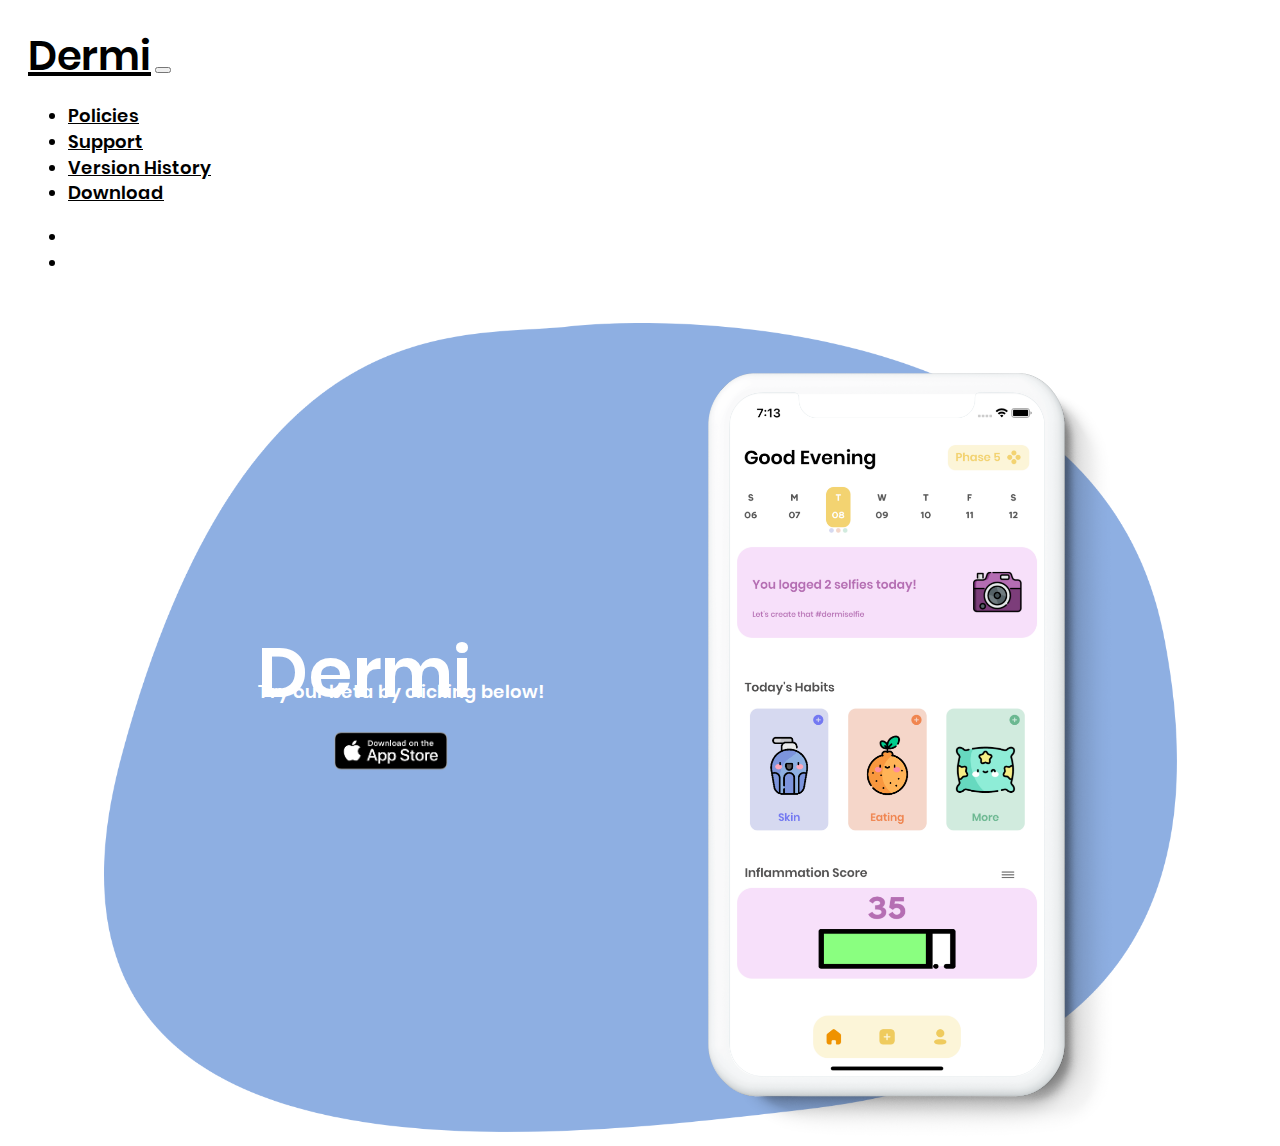
<file: index.html>
<!doctype html>
<html lang="en">
  <head>
    <!-- Required meta tags -->
    <meta charset="utf-8">
    <meta name="viewport" content="width=device-width, initial-scale=1">

       <!-- Including the bootstrap CDN -->
       <script src="https://code.jquery.com/jquery-3.3.1.slim.min.js" integrity="sha384-q8i/X+965DzO0rT7abK41JStQIAqVgRVzpbzo5smXKp4YfRvH+8abtTE1Pi6jizo" crossorigin="anonymous"></script>
       <script src="https://cdnjs.cloudflare.com/ajax/libs/popper.js/1.14.3/umd/popper.min.js" integrity="sha384-ZMP7rVo3mIykV+2+9J3UJ46jBk0WLaUAdn689aCwoqbBJiSnjAK/l8WvCWPIPm49" crossorigin="anonymous"></script>
       <link rel="stylesheet" href="https://stackpath.bootstrapcdn.com/bootstrap/4.1.3/css/bootstrap.min.css" integrity="sha384-MCw98/SFnGE8fJT3GXwEOngsV7Zt27NXFoaoApmYm81iuXoPkFOJwJ8ERdknLPMO" crossorigin="anonymous">
       <script src="https://stackpath.bootstrapcdn.com/bootstrap/4.1.3/js/bootstrap.min.js" integrity="sha384-ChfqqxuZUCnJSK3+MXmPNIyE6ZbWh2IMqE241rYiqJxyMiZ6OW/JmZQ5stwEULTy" crossorigin="anonymous"></script>
       <link rel="stylesheet" href="https://use.fontawesome.com/releases/v5.4.1/css/all.css" integrity="sha384-5sAR7xN1Nv6T6+dT2mhtzEpVJvfS3NScPQTrOxhwjIuvcA67KV2R5Jz6kr4abQsz" crossorigin="anonymous">
       

    <!-- Custom Stylesheet -->
    <link rel="stylesheet" href="public/css/style.css">

    <title>Dermi - Home</title>
  </head>
  <body>

    <nav class="navbar navbar-light navbar-expand-md bg-light justify-content-center">
      <a href="index.html" class="navbar-brand mr-0" id="brand">Dermi</a> 
      <button class="navbar-toggler ml-1" type="button" data-toggle="collapse" data-target="#collapsingNavbar2">
          <span class="navbar-toggler-icon"></span>
      </button>
      <div class="navbar-collapse collapse justify-content-between align-items-center w-100" id="collapsingNavbar2">
          <ul class="navbar-nav ml-auto" id="nav-items">
              <li class="nav-item">
                  <a class="nav-link" href="policies.html">Policies</a>
              </li>
              <li class="nav-item">
                  <a class="nav-link" href="support.html">Support</a>
              </li>
              <li class="nav-item">
                <a class="nav-link" href="version-history.html">Version History</a>
            </li>
              <li class="nav-item">
                  <a class="nav-link" target="_blank" href="https://apps.apple.com/us/app/dermi-modern-skin-care-diary/id1570511480">Download</a> 
              </li>
          </ul>
          <ul class="nav navbar-nav flex-row justify-content-center flex-nowrap">
              <li class="nav-item"><a class="nav-link" target="_blank" href="https://www.instagram.com/dermidotapp/"><i class="fab fa-instagram"></i></a></li>
              <li class="nav-item"><a class="nav-link" target="_blank" href="https://twitter.com/DermiSupport"><i class="fab fa-twitter"></i></a> </li>
          </ul>
      </div>
  </nav>

  <meta name="apple-itunes-app" content="app-id=1570511480, app-argument=https://apps.apple.com/us/app/dermi-modern-skin-care-diary/id1570511480">

    <div class="center mainDiv">
        <img class="backgroundImg" src="public/photos/Path 108.png" alt="Background">
        <img class="screenshot" src="public/photos/screenshot1.png" alt="Screenshot 1">
        <h1 class="mainHeader">Dermi</h1>
        <h2 class="subHeader">Try our beta by clicking below!</h2>
        <a href="https://apps.apple.com/us/app/dermi-modern-skin-care-diary/id1570511480"><img class="downloadImg" src="public/photos/app-store.png" alt="Apple Store Download"></a>
    </div>

    <!-- Optional JavaScript; choose one of the two! -->

    <!-- Option 1: Bootstrap Bundle with Popper -->
    <script src="https://cdn.jsdelivr.net/npm/bootstrap@5.0.1/dist/js/bootstrap.bundle.min.js" integrity="sha384-gtEjrD/SeCtmISkJkNUaaKMoLD0//ElJ19smozuHV6z3Iehds+3Ulb9Bn9Plx0x4" crossorigin="anonymous"></script>

    <!-- Option 2: Separate Popper and Bootstrap JS -->
    <!--
    <script src="https://cdn.jsdelivr.net/npm/@popperjs/core@2.9.2/dist/umd/popper.min.js" integrity="sha384-IQsoLXl5PILFhosVNubq5LC7Qb9DXgDA9i+tQ8Zj3iwWAwPtgFTxbJ8NT4GN1R8p" crossorigin="anonymous"></script>
    <script src="https://cdn.jsdelivr.net/npm/bootstrap@5.0.1/dist/js/bootstrap.min.js" integrity="sha384-Atwg2Pkwv9vp0ygtn1JAojH0nYbwNJLPhwyoVbhoPwBhjQPR5VtM2+xf0Uwh9KtT" crossorigin="anonymous"></script>
    -->
    
    <script data-ad-client="ca-pub-7585653265358782" async src="https://pagead2.googlesyndication.com/pagead/js/adsbygoogle.js"></script>
  </body>
</html>
</file>
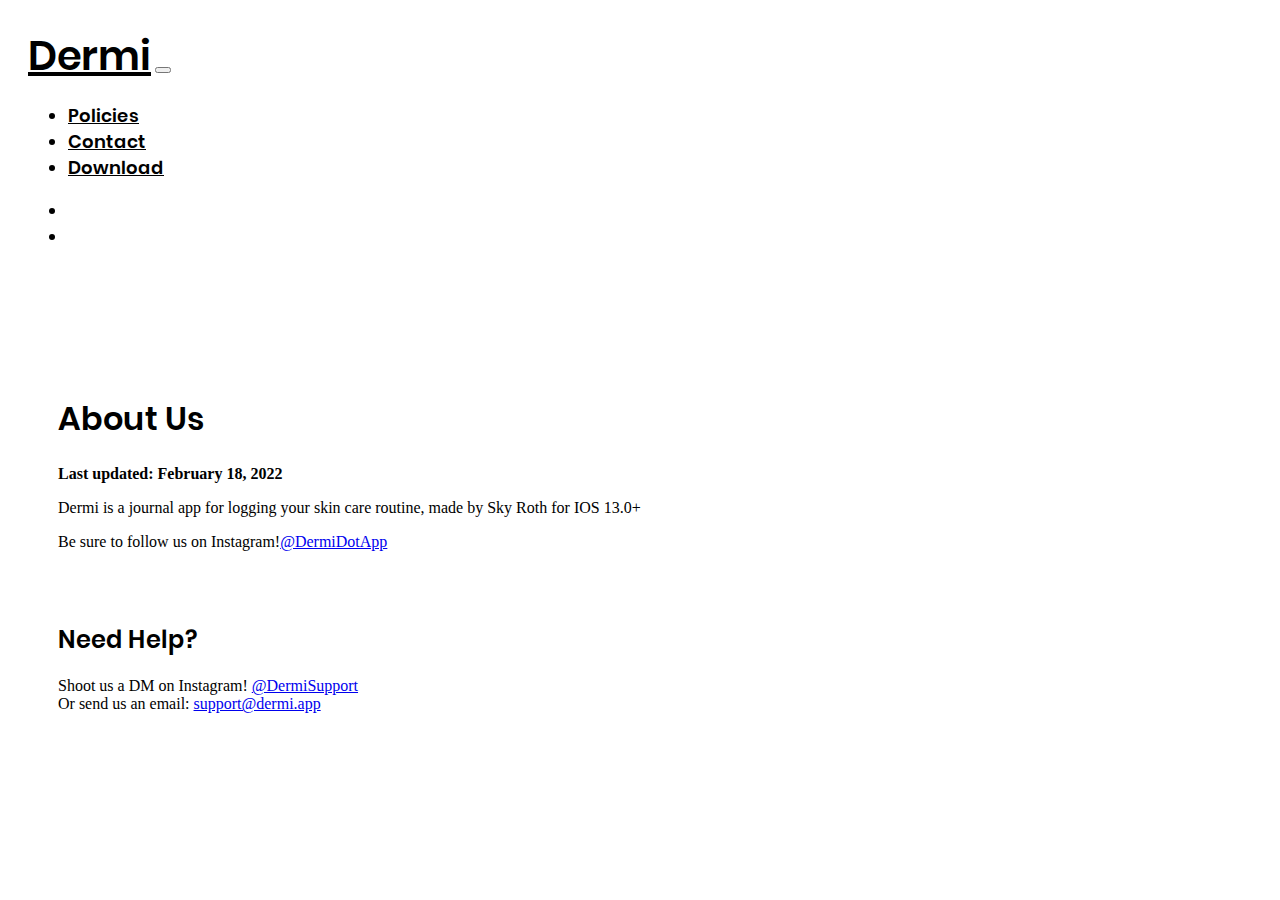
<file: aboutus.html>
<!doctype html>
<html lang="en">
  <head>
    <!-- Required meta tags -->
    <meta charset="utf-8">
    <meta name="viewport" content="width=device-width, initial-scale=1">

       <!-- Including the bootstrap CDN -->
       <script src="https://code.jquery.com/jquery-3.3.1.slim.min.js" integrity="sha384-q8i/X+965DzO0rT7abK41JStQIAqVgRVzpbzo5smXKp4YfRvH+8abtTE1Pi6jizo" crossorigin="anonymous"></script>
       <script src="https://cdnjs.cloudflare.com/ajax/libs/popper.js/1.14.3/umd/popper.min.js" integrity="sha384-ZMP7rVo3mIykV+2+9J3UJ46jBk0WLaUAdn689aCwoqbBJiSnjAK/l8WvCWPIPm49" crossorigin="anonymous"></script>
       <link rel="stylesheet" href="https://stackpath.bootstrapcdn.com/bootstrap/4.1.3/css/bootstrap.min.css" integrity="sha384-MCw98/SFnGE8fJT3GXwEOngsV7Zt27NXFoaoApmYm81iuXoPkFOJwJ8ERdknLPMO" crossorigin="anonymous">
       <script src="https://stackpath.bootstrapcdn.com/bootstrap/4.1.3/js/bootstrap.min.js" integrity="sha384-ChfqqxuZUCnJSK3+MXmPNIyE6ZbWh2IMqE241rYiqJxyMiZ6OW/JmZQ5stwEULTy" crossorigin="anonymous"></script>
       <link rel="stylesheet" href="https://use.fontawesome.com/releases/v5.4.1/css/all.css" integrity="sha384-5sAR7xN1Nv6T6+dT2mhtzEpVJvfS3NScPQTrOxhwjIuvcA67KV2R5Jz6kr4abQsz" crossorigin="anonymous">
       

    <!-- Custom Stylesheet -->
    <link rel="stylesheet" href="style.css">

    <title>Dermi - Home</title>
  </head>
  <body>

    <nav class="navbar navbar-light navbar-expand-md bg-light justify-content-center">
        <a href="" class="navbar-brand mr-0" id="brand">Dermi</a> 
        <button class="navbar-toggler ml-1" type="button" data-toggle="collapse" data-target="#collapsingNavbar2">
            <span class="navbar-toggler-icon"></span>
        </button>
        <div class="navbar-collapse collapse justify-content-between align-items-center w-100" id="collapsingNavbar2">
            <ul class="navbar-nav ml-auto" id="nav-items">
                <li class="nav-item">
                    <a class="nav-link" href="policies.html">Policies</a>
                </li>
                <li class="nav-item">
                    <a class="nav-link" href="#">Contact</a>
                </li>
                <li class="nav-item">
                    <a class="nav-link" href="#">Download</a> 
                </li>
            </ul>
            <ul class="nav navbar-nav flex-row justify-content-center flex-nowrap">
                <li class="nav-item"><a class="nav-link" href="https://www.instagram.com/dermidotapp/"><i class="fab fa-instagram"></i></a></li>
                <li class="nav-item"><a class="nav-link" href="https://twitter.com/DermiSupport"><i class="fab fa-twitter"></i></a> </li>
            </ul>
        </div>
    </nav>

    <br>
    <br>
    <div style="padding: 50px;">
        <section>
            <h1>About Us</h1>
            <p><b>Last updated: February 18, 2022</b></p>
            <p>Dermi is a journal app for logging your skin care routine, made by Sky Roth for IOS 13.0+</p>
            <p>Be sure to follow us on Instagram!<a href="https://instagram.com/dermidotapp">@DermiDotApp</a></p>
            <br>
            <br>
            <h2>Need Help?</h2>
            <p>Shoot us a DM on Instagram! <a href="https://instagram.com/dermidotapp">@DermiSupport</a><br>Or send us an email: <a href="mailto: support@dermi.app">support@dermi.app</a></p>
          </div>
        </section>
                <!-- Optional JavaScript; choose one of the two! -->

    <!-- Option 1: Bootstrap Bundle with Popper -->
    <script src="https://cdn.jsdelivr.net/npm/bootstrap@5.0.1/dist/js/bootstrap.bundle.min.js" integrity="sha384-gtEjrD/SeCtmISkJkNUaaKMoLD0//ElJ19smozuHV6z3Iehds+3Ulb9Bn9Plx0x4" crossorigin="anonymous"></script>

    <!-- Option 2: Separate Popper and Bootstrap JS -->
    <!--
    <script src="https://cdn.jsdelivr.net/npm/@popperjs/core@2.9.2/dist/umd/popper.min.js" integrity="sha384-IQsoLXl5PILFhosVNubq5LC7Qb9DXgDA9i+tQ8Zj3iwWAwPtgFTxbJ8NT4GN1R8p" crossorigin="anonymous"></script>
    <script src="https://cdn.jsdelivr.net/npm/bootstrap@5.0.1/dist/js/bootstrap.min.js" integrity="sha384-Atwg2Pkwv9vp0ygtn1JAojH0nYbwNJLPhwyoVbhoPwBhjQPR5VtM2+xf0Uwh9KtT" crossorigin="anonymous"></script>
    -->
  </body>
</html>
</file>
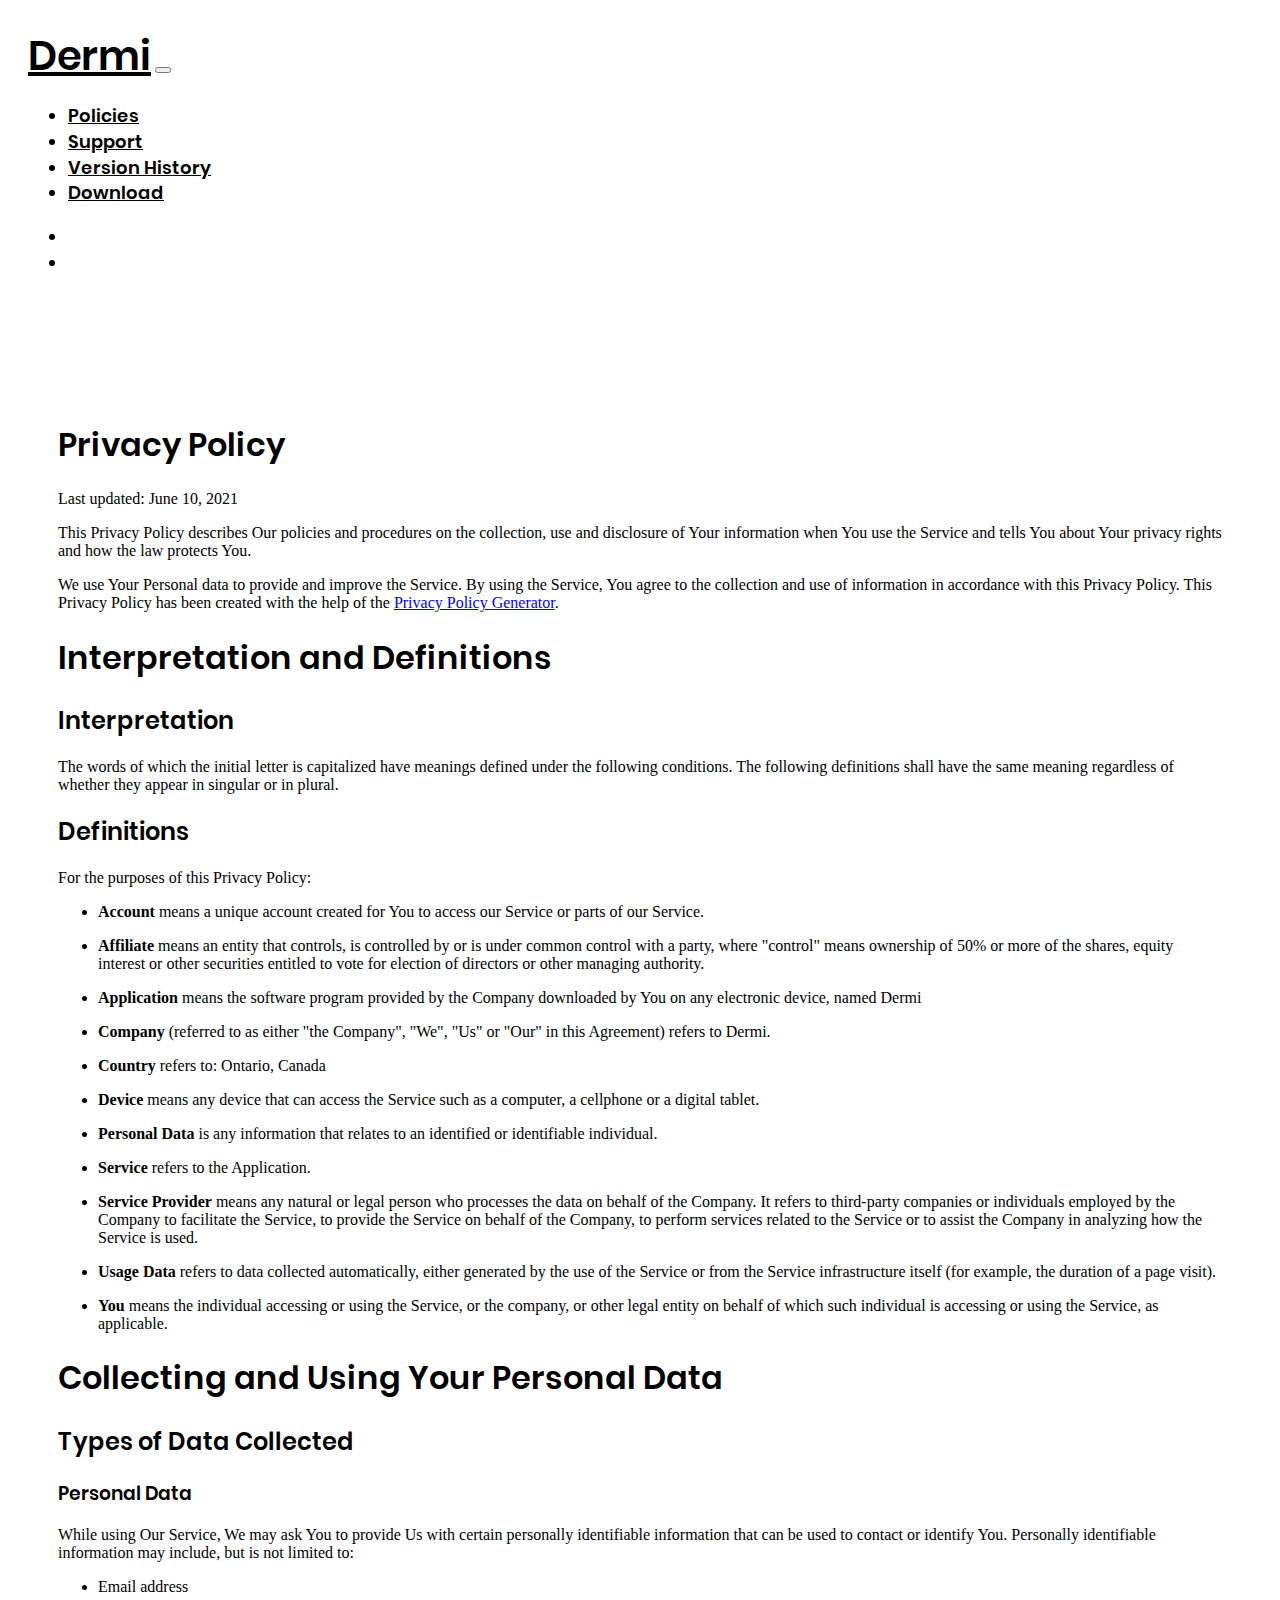
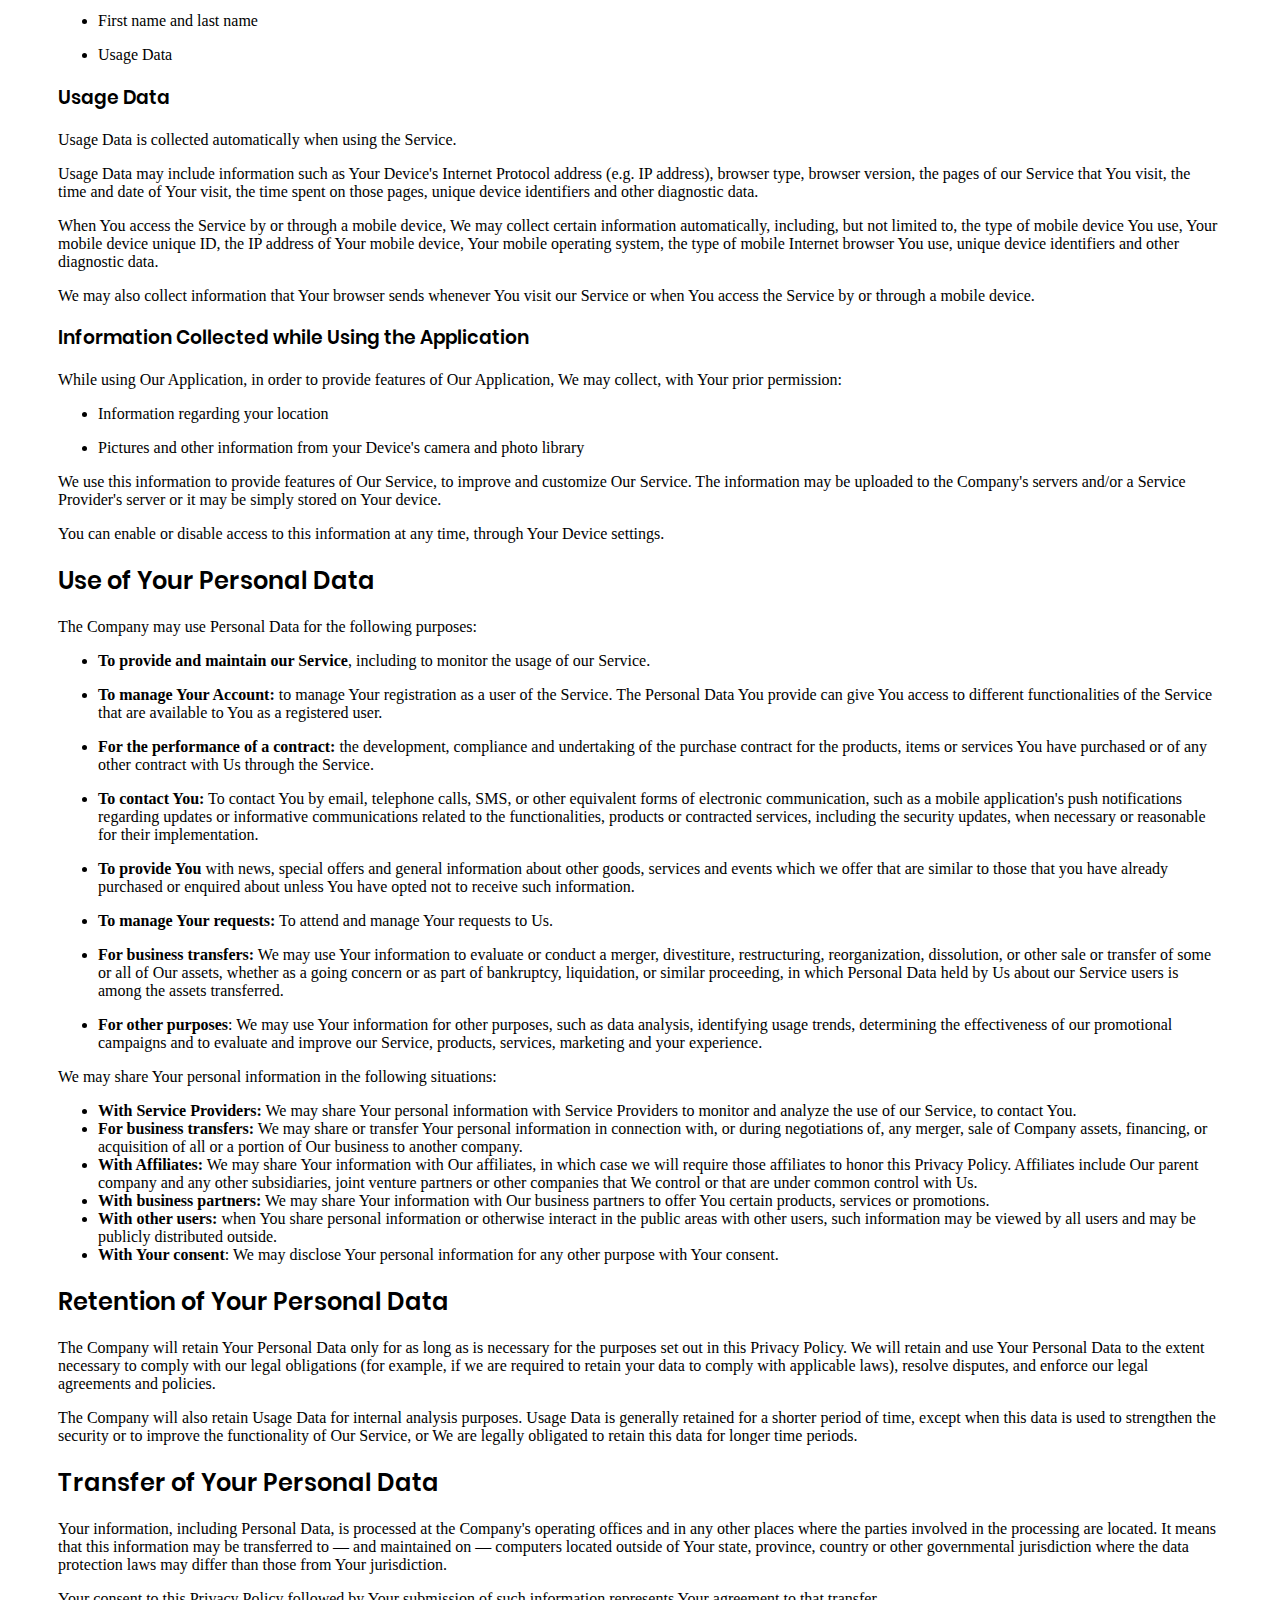
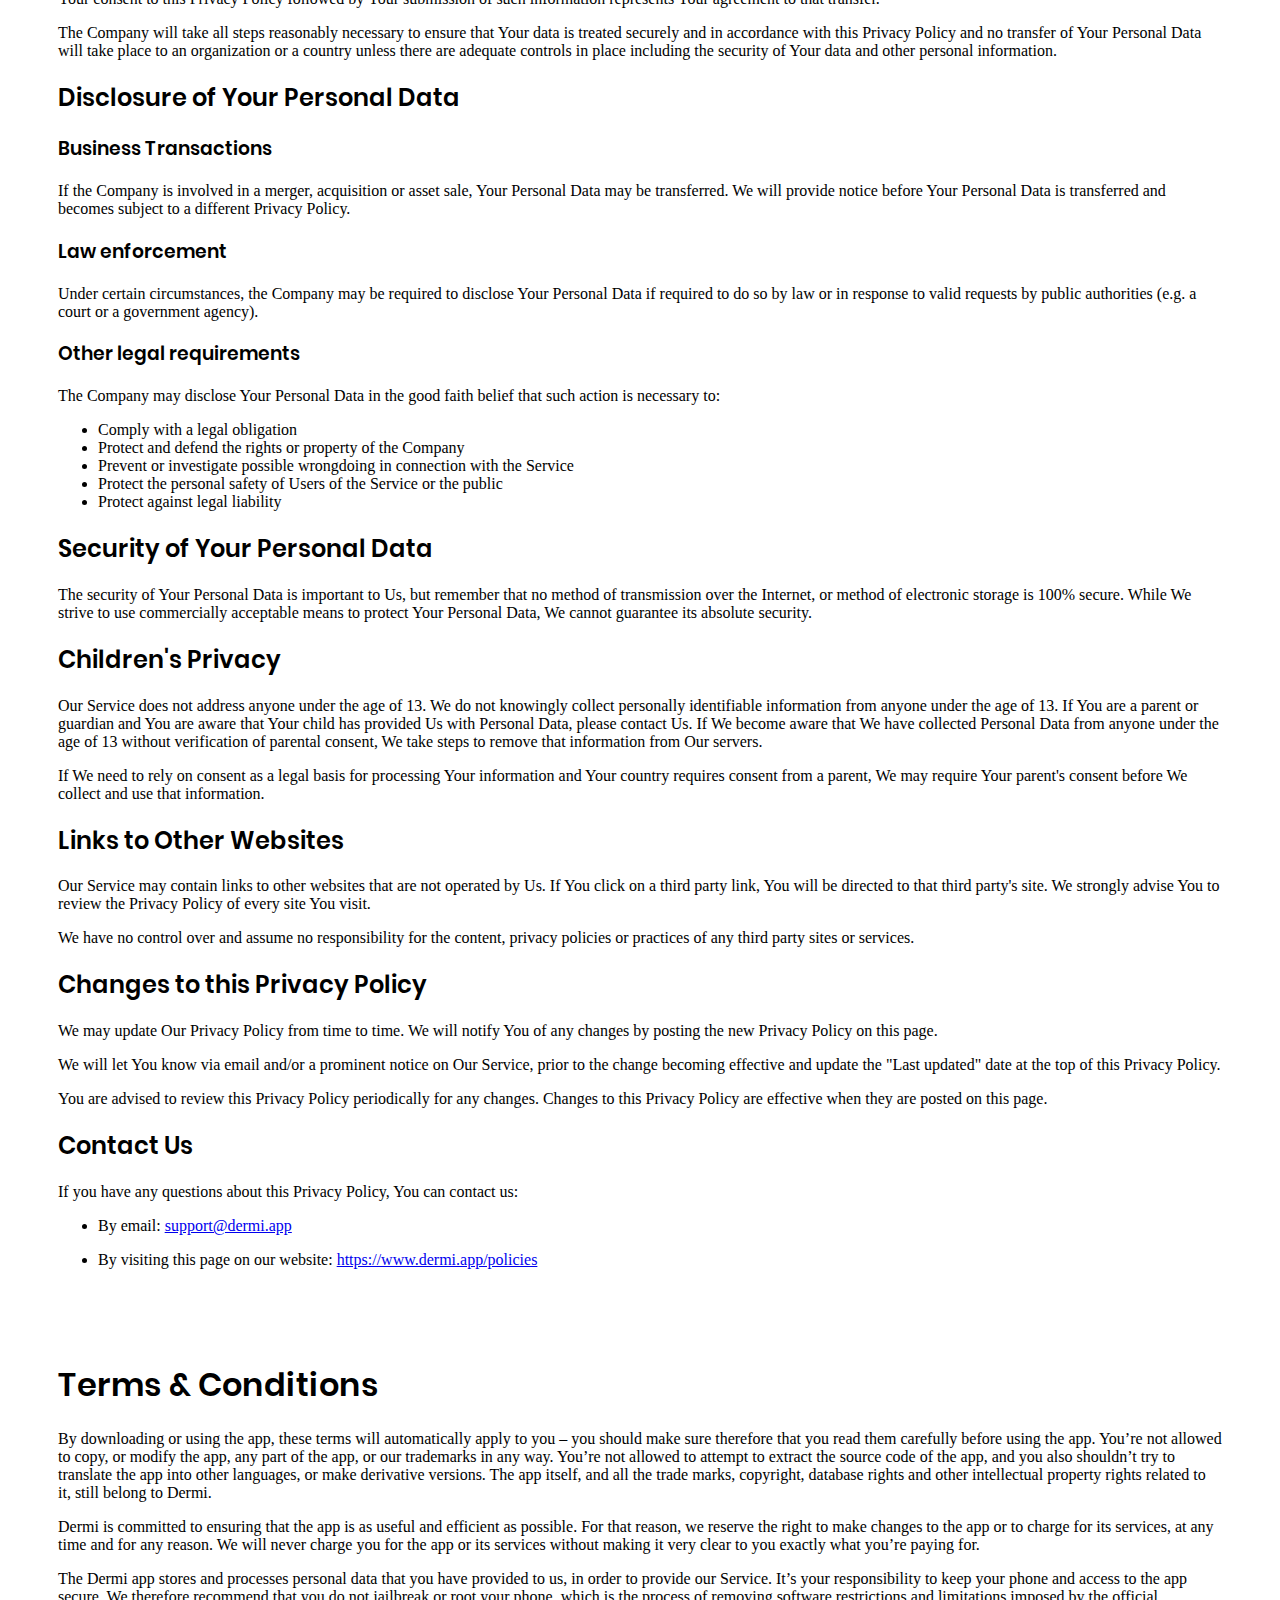
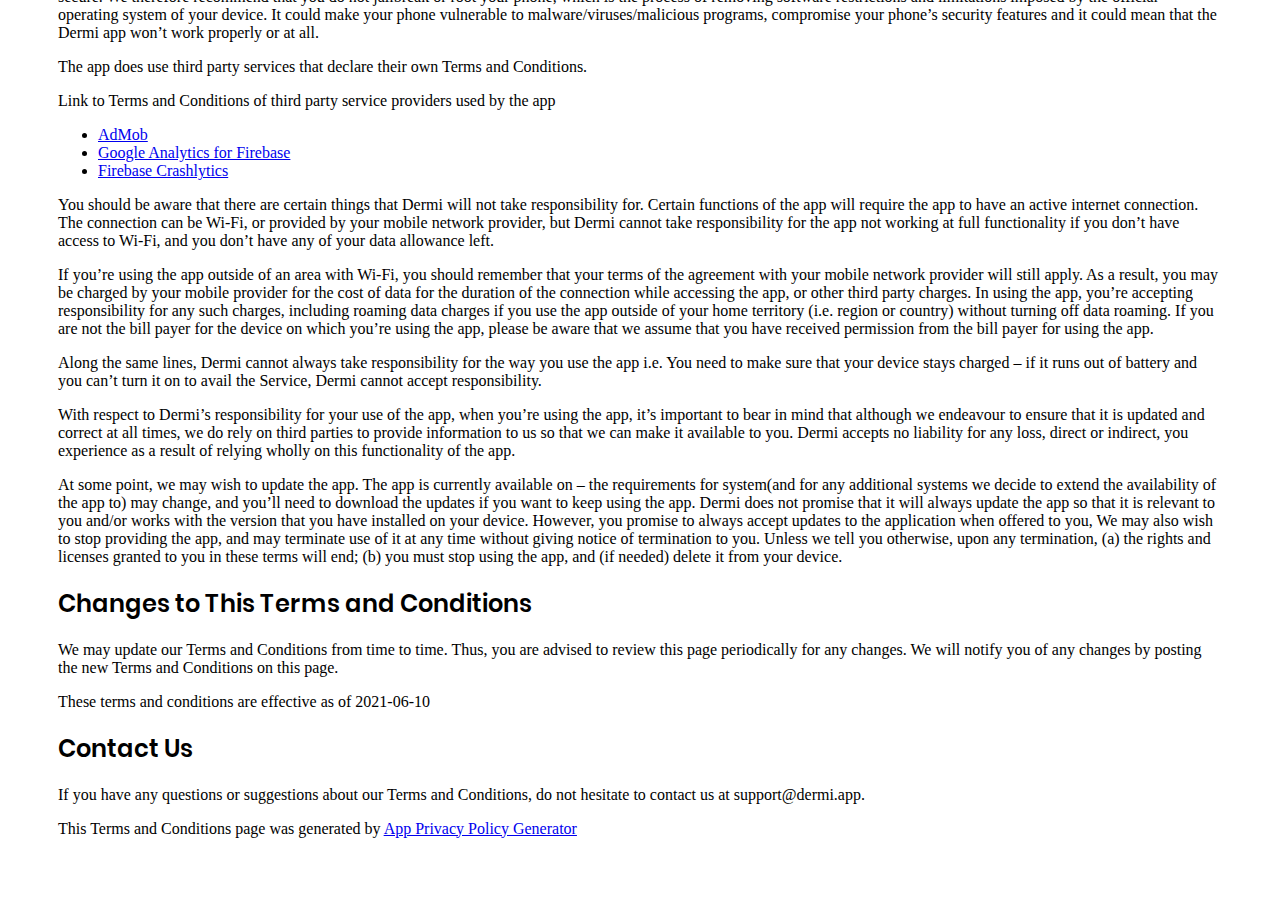
<file: policies.html>
<!doctype html>
<html lang="en">
  <head>
    <!-- Required meta tags -->
    <meta charset="utf-8">
    <meta name="viewport" content="width=device-width, initial-scale=1">

       <!-- Including the bootstrap CDN -->
       <script src="https://code.jquery.com/jquery-3.3.1.slim.min.js" integrity="sha384-q8i/X+965DzO0rT7abK41JStQIAqVgRVzpbzo5smXKp4YfRvH+8abtTE1Pi6jizo" crossorigin="anonymous"></script>
       <script src="https://cdnjs.cloudflare.com/ajax/libs/popper.js/1.14.3/umd/popper.min.js" integrity="sha384-ZMP7rVo3mIykV+2+9J3UJ46jBk0WLaUAdn689aCwoqbBJiSnjAK/l8WvCWPIPm49" crossorigin="anonymous"></script>
       <link rel="stylesheet" href="https://stackpath.bootstrapcdn.com/bootstrap/4.1.3/css/bootstrap.min.css" integrity="sha384-MCw98/SFnGE8fJT3GXwEOngsV7Zt27NXFoaoApmYm81iuXoPkFOJwJ8ERdknLPMO" crossorigin="anonymous">
       <script src="https://stackpath.bootstrapcdn.com/bootstrap/4.1.3/js/bootstrap.min.js" integrity="sha384-ChfqqxuZUCnJSK3+MXmPNIyE6ZbWh2IMqE241rYiqJxyMiZ6OW/JmZQ5stwEULTy" crossorigin="anonymous"></script>
       <link rel="stylesheet" href="https://use.fontawesome.com/releases/v5.4.1/css/all.css" integrity="sha384-5sAR7xN1Nv6T6+dT2mhtzEpVJvfS3NScPQTrOxhwjIuvcA67KV2R5Jz6kr4abQsz" crossorigin="anonymous">
       

    <!-- Custom Stylesheet -->
    <link rel="stylesheet" href="public/css/style.css">

    <title>Dermi - Home</title>
  </head>
  <body>

    <nav class="navbar navbar-light navbar-expand-md bg-light justify-content-center">
      <a href="index.html" class="navbar-brand mr-0" id="brand">Dermi</a> 
      <button class="navbar-toggler ml-1" type="button" data-toggle="collapse" data-target="#collapsingNavbar2">
          <span class="navbar-toggler-icon"></span>
      </button>
      <div class="navbar-collapse collapse justify-content-between align-items-center w-100" id="collapsingNavbar2">
          <ul class="navbar-nav ml-auto" id="nav-items">
              <li class="nav-item">
                  <a class="nav-link" href="policies.html">Policies</a>
              </li>
              <li class="nav-item">
                  <a class="nav-link" href="support.html">Support</a>
              </li>
              <li class="nav-item">
                <a class="nav-link" href="version-history.html">Version History</a>
            </li>
              <li class="nav-item">
                  <a class="nav-link" target="_blank" href="https://apps.apple.com/us/app/dermi-modern-skin-care-diary/id1570511480">Download</a> 
              </li>
          </ul>
          <ul class="nav navbar-nav flex-row justify-content-center flex-nowrap">
              <li class="nav-item"><a class="nav-link" target="_blank" href="https://www.instagram.com/dermidotapp/"><i class="fab fa-instagram"></i></a></li>
              <li class="nav-item"><a class="nav-link" target="_blank" href="https://twitter.com/DermiSupport"><i class="fab fa-twitter"></i></a> </li>
          </ul>
      </div>
  </nav>

    <br>
    <br>
    <div style="padding: 50px;">
        <section>
            <h1>Privacy Policy</h1>
            <p>Last updated: June 10, 2021</p>
            <p>This Privacy Policy describes Our policies and procedures on the collection, use and disclosure of Your information when You use the Service and tells You about Your privacy rights and how the law protects You.</p>
            <p>We use Your Personal data to provide and improve the Service. By using the Service, You agree to the collection and use of information in accordance with this Privacy Policy. This Privacy Policy has been created with the help of the <a href="https://www.freeprivacypolicy.com/free-privacy-policy-generator/" target="_blank">Privacy Policy Generator</a>.</p>
            <h1>Interpretation and Definitions</h1>
            <h2>Interpretation</h2>
            <p>The words of which the initial letter is capitalized have meanings defined under the following conditions. The following definitions shall have the same meaning regardless of whether they appear in singular or in plural.</p>
            <h2>Definitions</h2>
            <p>For the purposes of this Privacy Policy:</p>
            <ul>
            <li>
            <p><strong>Account</strong> means a unique account created for You to access our Service or parts of our Service.</p>
            </li>
            <li>
            <p><strong>Affiliate</strong> means an entity that controls, is controlled by or is under common control with a party, where &quot;control&quot; means ownership of 50% or more of the shares, equity interest or other securities entitled to vote for election of directors or other managing authority.</p>
            </li>
            <li>
            <p><strong>Application</strong> means the software program provided by the Company downloaded by You on any electronic device, named Dermi</p>
            </li>
            <li>
            <p><strong>Company</strong> (referred to as either &quot;the Company&quot;, &quot;We&quot;, &quot;Us&quot; or &quot;Our&quot; in this Agreement) refers to Dermi.</p>
            </li>
            <li>
            <p><strong>Country</strong> refers to: Ontario, Canada</p>
            </li>
            <li>
            <p><strong>Device</strong> means any device that can access the Service such as a computer, a cellphone or a digital tablet.</p>
            </li>
            <li>
            <p><strong>Personal Data</strong> is any information that relates to an identified or identifiable individual.</p>
            </li>
            <li>
            <p><strong>Service</strong> refers to the Application.</p>
            </li>
            <li>
            <p><strong>Service Provider</strong> means any natural or legal person who processes the data on behalf of the Company. It refers to third-party companies or individuals employed by the Company to facilitate the Service, to provide the Service on behalf of the Company, to perform services related to the Service or to assist the Company in analyzing how the Service is used.</p>
            </li>
            <li>
            <p><strong>Usage Data</strong> refers to data collected automatically, either generated by the use of the Service or from the Service infrastructure itself (for example, the duration of a page visit).</p>
            </li>
            <li>
            <p><strong>You</strong> means the individual accessing or using the Service, or the company, or other legal entity on behalf of which such individual is accessing or using the Service, as applicable.</p>
            </li>
            </ul>
            <h1>Collecting and Using Your Personal Data</h1>
            <h2>Types of Data Collected</h2>
            <h3>Personal Data</h3>
            <p>While using Our Service, We may ask You to provide Us with certain personally identifiable information that can be used to contact or identify You. Personally identifiable information may include, but is not limited to:</p>
            <ul>
            <li>
            <p>Email address</p>
            </li>
            <li>
            <p>First name and last name</p>
            </li>
            <li>
            <p>Usage Data</p>
            </li>
            </ul>
            <h3>Usage Data</h3>
            <p>Usage Data is collected automatically when using the Service.</p>
            <p>Usage Data may include information such as Your Device's Internet Protocol address (e.g. IP address), browser type, browser version, the pages of our Service that You visit, the time and date of Your visit, the time spent on those pages, unique device identifiers and other diagnostic data.</p>
            <p>When You access the Service by or through a mobile device, We may collect certain information automatically, including, but not limited to, the type of mobile device You use, Your mobile device unique ID, the IP address of Your mobile device, Your mobile operating system, the type of mobile Internet browser You use, unique device identifiers and other diagnostic data.</p>
            <p>We may also collect information that Your browser sends whenever You visit our Service or when You access the Service by or through a mobile device.</p>
            <h3>Information Collected while Using the Application</h3>
            <p>While using Our Application, in order to provide features of Our Application, We may collect, with Your prior permission:</p>
            <ul>
            <li>
            <p>Information regarding your location</p>
            </li>
            <li>
            <p>Pictures and other information from your Device's camera and photo library</p>
            </li>
            </ul>
            <p>We use this information to provide features of Our Service, to improve and customize Our Service. The information may be uploaded to the Company's servers and/or a Service Provider's server or it may be simply stored on Your device.</p>
            <p>You can enable or disable access to this information at any time, through Your Device settings.</p>
            <h2>Use of Your Personal Data</h2>
            <p>The Company may use Personal Data for the following purposes:</p>
            <ul>
            <li>
            <p><strong>To provide and maintain our Service</strong>, including to monitor the usage of our Service.</p>
            </li>
            <li>
            <p><strong>To manage Your Account:</strong> to manage Your registration as a user of the Service. The Personal Data You provide can give You access to different functionalities of the Service that are available to You as a registered user.</p>
            </li>
            <li>
            <p><strong>For the performance of a contract:</strong> the development, compliance and undertaking of the purchase contract for the products, items or services You have purchased or of any other contract with Us through the Service.</p>
            </li>
            <li>
            <p><strong>To contact You:</strong> To contact You by email, telephone calls, SMS, or other equivalent forms of electronic communication, such as a mobile application's push notifications regarding updates or informative communications related to the functionalities, products or contracted services, including the security updates, when necessary or reasonable for their implementation.</p>
            </li>
            <li>
            <p><strong>To provide You</strong> with news, special offers and general information about other goods, services and events which we offer that are similar to those that you have already purchased or enquired about unless You have opted not to receive such information.</p>
            </li>
            <li>
            <p><strong>To manage Your requests:</strong> To attend and manage Your requests to Us.</p>
            </li>
            <li>
            <p><strong>For business transfers:</strong> We may use Your information to evaluate or conduct a merger, divestiture, restructuring, reorganization, dissolution, or other sale or transfer of some or all of Our assets, whether as a going concern or as part of bankruptcy, liquidation, or similar proceeding, in which Personal Data held by Us about our Service users is among the assets transferred.</p>
            </li>
            <li>
            <p><strong>For other purposes</strong>: We may use Your information for other purposes, such as data analysis, identifying usage trends, determining the effectiveness of our promotional campaigns and to evaluate and improve our Service, products, services, marketing and your experience.</p>
            </li>
            </ul>
            <p>We may share Your personal information in the following situations:</p>
            <ul>
            <li><strong>With Service Providers:</strong> We may share Your personal information with Service Providers to monitor and analyze the use of our Service, to contact You.</li>
            <li><strong>For business transfers:</strong> We may share or transfer Your personal information in connection with, or during negotiations of, any merger, sale of Company assets, financing, or acquisition of all or a portion of Our business to another company.</li>
            <li><strong>With Affiliates:</strong> We may share Your information with Our affiliates, in which case we will require those affiliates to honor this Privacy Policy. Affiliates include Our parent company and any other subsidiaries, joint venture partners or other companies that We control or that are under common control with Us.</li>
            <li><strong>With business partners:</strong> We may share Your information with Our business partners to offer You certain products, services or promotions.</li>
            <li><strong>With other users:</strong> when You share personal information or otherwise interact in the public areas with other users, such information may be viewed by all users and may be publicly distributed outside.</li>
            <li><strong>With Your consent</strong>: We may disclose Your personal information for any other purpose with Your consent.</li>
            </ul>
            <h2>Retention of Your Personal Data</h2>
            <p>The Company will retain Your Personal Data only for as long as is necessary for the purposes set out in this Privacy Policy. We will retain and use Your Personal Data to the extent necessary to comply with our legal obligations (for example, if we are required to retain your data to comply with applicable laws), resolve disputes, and enforce our legal agreements and policies.</p>
            <p>The Company will also retain Usage Data for internal analysis purposes. Usage Data is generally retained for a shorter period of time, except when this data is used to strengthen the security or to improve the functionality of Our Service, or We are legally obligated to retain this data for longer time periods.</p>
            <h2>Transfer of Your Personal Data</h2>
            <p>Your information, including Personal Data, is processed at the Company's operating offices and in any other places where the parties involved in the processing are located. It means that this information may be transferred to — and maintained on — computers located outside of Your state, province, country or other governmental jurisdiction where the data protection laws may differ than those from Your jurisdiction.</p>
            <p>Your consent to this Privacy Policy followed by Your submission of such information represents Your agreement to that transfer.</p>
            <p>The Company will take all steps reasonably necessary to ensure that Your data is treated securely and in accordance with this Privacy Policy and no transfer of Your Personal Data will take place to an organization or a country unless there are adequate controls in place including the security of Your data and other personal information.</p>
            <h2>Disclosure of Your Personal Data</h2>
            <h3>Business Transactions</h3>
            <p>If the Company is involved in a merger, acquisition or asset sale, Your Personal Data may be transferred. We will provide notice before Your Personal Data is transferred and becomes subject to a different Privacy Policy.</p>
            <h3>Law enforcement</h3>
            <p>Under certain circumstances, the Company may be required to disclose Your Personal Data if required to do so by law or in response to valid requests by public authorities (e.g. a court or a government agency).</p>
            <h3>Other legal requirements</h3>
            <p>The Company may disclose Your Personal Data in the good faith belief that such action is necessary to:</p>
            <ul>
            <li>Comply with a legal obligation</li>
            <li>Protect and defend the rights or property of the Company</li>
            <li>Prevent or investigate possible wrongdoing in connection with the Service</li>
            <li>Protect the personal safety of Users of the Service or the public</li>
            <li>Protect against legal liability</li>
            </ul>
            <h2>Security of Your Personal Data</h2>
            <p>The security of Your Personal Data is important to Us, but remember that no method of transmission over the Internet, or method of electronic storage is 100% secure. While We strive to use commercially acceptable means to protect Your Personal Data, We cannot guarantee its absolute security.</p>
            <h2>Children's Privacy</h2>
            <p>Our Service does not address anyone under the age of 13. We do not knowingly collect personally identifiable information from anyone under the age of 13. If You are a parent or guardian and You are aware that Your child has provided Us with Personal Data, please contact Us. If We become aware that We have collected Personal Data from anyone under the age of 13 without verification of parental consent, We take steps to remove that information from Our servers.</p>
            <p>If We need to rely on consent as a legal basis for processing Your information and Your country requires consent from a parent, We may require Your parent's consent before We collect and use that information.</p>
            <h2>Links to Other Websites</h2>
            <p>Our Service may contain links to other websites that are not operated by Us. If You click on a third party link, You will be directed to that third party's site. We strongly advise You to review the Privacy Policy of every site You visit.</p>
            <p>We have no control over and assume no responsibility for the content, privacy policies or practices of any third party sites or services.</p>
            <h2>Changes to this Privacy Policy</h2>
            <p>We may update Our Privacy Policy from time to time. We will notify You of any changes by posting the new Privacy Policy on this page.</p>
            <p>We will let You know via email and/or a prominent notice on Our Service, prior to the change becoming effective and update the &quot;Last updated&quot; date at the top of this Privacy Policy.</p>
            <p>You are advised to review this Privacy Policy periodically for any changes. Changes to this Privacy Policy are effective when they are posted on this page.</p>
            <h2>Contact Us</h2>
            <p>If you have any questions about this Privacy Policy, You can contact us:</p>
            <ul>
            <li>
            <p>By email: <a href="mailto: support@dermi.app">support@dermi.app</a></p>
            </li>
            <li>
            <p>By visiting this page on our website: <a href="https://www.dermi.app/policies">https://www.dermi.app/policies</a></p>
            </li>
            </ul>
            <br>
            <br>
            <br>

    <strong><h1>Terms &amp; Conditions</h1></strong> <p>
                  By downloading or using the app, these terms will
                  automatically apply to you – you should make sure therefore
                  that you read them carefully before using the app. You’re not
                  allowed to copy, or modify the app, any part of the app, or
                  our trademarks in any way. You’re not allowed to attempt to
                  extract the source code of the app, and you also shouldn’t try
                  to translate the app into other languages, or make derivative
                  versions. The app itself, and all the trade marks, copyright,
                  database rights and other intellectual property rights related
                  to it, still belong to Dermi.
                </p> <p>
                  Dermi is committed to ensuring that the app is
                  as useful and efficient as possible. For that reason, we
                  reserve the right to make changes to the app or to charge for
                  its services, at any time and for any reason. We will never
                  charge you for the app or its services without making it very
                  clear to you exactly what you’re paying for.
                </p> <p>
                  The Dermi app stores and processes personal data that
                  you have provided to us, in order to provide our
                  Service. It’s your responsibility to keep your phone and
                  access to the app secure. We therefore recommend that you do
                  not jailbreak or root your phone, which is the process of
                  removing software restrictions and limitations imposed by the
                  official operating system of your device. It could make your
                  phone vulnerable to malware/viruses/malicious programs,
                  compromise your phone’s security features and it could mean
                  that the Dermi app won’t work properly or at all.
                </p> <div><p>
                    The app does use third party services that declare their own
                    Terms and Conditions.
                  </p> <p>
                    Link to Terms and Conditions of third party service
                    providers used by the app
                  </p> <ul><!----><li><a href="https://developers.google.com/admob/terms" target="_blank" rel="noopener noreferrer">AdMob</a></li><li><a href="https://firebase.google.com/terms/analytics" target="_blank" rel="noopener noreferrer">Google Analytics for Firebase</a></li><li><a href="https://firebase.google.com/terms/crashlytics" target="_blank" rel="noopener noreferrer">Firebase Crashlytics</a></li><!----><!----><!----><!----><!----><!----><!----><!----><!----><!----><!----><!----><!----><!----><!----><!----><!----><!----><!----><!----><!----><!----><!----></ul></div> <p>
                  You should be aware that there are certain things that
                  Dermi will not take responsibility for. Certain
                  functions of the app will require the app to have an active
                  internet connection. The connection can be Wi-Fi, or provided
                  by your mobile network provider, but Dermi
                  cannot take responsibility for the app not working at full
                  functionality if you don’t have access to Wi-Fi, and you don’t
                  have any of your data allowance left.
                </p> <p></p> <p>
                  If you’re using the app outside of an area with Wi-Fi, you
                  should remember that your terms of the agreement with your
                  mobile network provider will still apply. As a result, you may
                  be charged by your mobile provider for the cost of data for
                  the duration of the connection while accessing the app, or
                  other third party charges. In using the app, you’re accepting
                  responsibility for any such charges, including roaming data
                  charges if you use the app outside of your home territory
                  (i.e. region or country) without turning off data roaming. If
                  you are not the bill payer for the device on which you’re
                  using the app, please be aware that we assume that you have
                  received permission from the bill payer for using the app.
                </p> <p>
                  Along the same lines, Dermi cannot always take
                  responsibility for the way you use the app i.e. You need to
                  make sure that your device stays charged – if it runs out of
                  battery and you can’t turn it on to avail the Service,
                  Dermi cannot accept responsibility.
                </p> <p>
                  With respect to Dermi’s responsibility for your
                  use of the app, when you’re using the app, it’s important to
                  bear in mind that although we endeavour to ensure that it is
                  updated and correct at all times, we do rely on third parties
                  to provide information to us so that we can make it available
                  to you. Dermi accepts no liability for any
                  loss, direct or indirect, you experience as a result of
                  relying wholly on this functionality of the app.
                </p> <p>
                  At some point, we may wish to update the app. The app is
                  currently available on  – the requirements for
                  system(and for any additional systems we
                  decide to extend the availability of the app to) may change,
                  and you’ll need to download the updates if you want to keep
                  using the app. Dermi does not promise that it
                  will always update the app so that it is relevant to you
                  and/or works with the  version that you have
                  installed on your device. However, you promise to always
                  accept updates to the application when offered to you, We may
                  also wish to stop providing the app, and may terminate use of
                  it at any time without giving notice of termination to you.
                  Unless we tell you otherwise, upon any termination, (a) the
                  rights and licenses granted to you in these terms will end;
                  (b) you must stop using the app, and (if needed) delete it
                  from your device.
                </p> <h2>Changes to This Terms and Conditions</h2> <p>
                  We may update our Terms and Conditions
                  from time to time. Thus, you are advised to review this page
                  periodically for any changes. We will
                  notify you of any changes by posting the new Terms and
                  Conditions on this page.
                </p> <p>
                  These terms and conditions are effective as of 2021-06-10
                </p> <h2>Contact Us</h2> <p>
                  If you have any questions or suggestions about our
                  Terms and Conditions, do not hesitate to contact us
                  at support@dermi.app.
                </p> <p>This Terms and Conditions page was generated by <a href="https://app-privacy-policy-generator.nisrulz.com/" target="_blank" rel="noopener noreferrer">App Privacy Policy Generator</a></p>
            </div>
        </section>
                <!-- Optional JavaScript; choose one of the two! -->

    <!-- Option 1: Bootstrap Bundle with Popper -->
    <script src="https://cdn.jsdelivr.net/npm/bootstrap@5.0.1/dist/js/bootstrap.bundle.min.js" integrity="sha384-gtEjrD/SeCtmISkJkNUaaKMoLD0//ElJ19smozuHV6z3Iehds+3Ulb9Bn9Plx0x4" crossorigin="anonymous"></script>

    <!-- Option 2: Separate Popper and Bootstrap JS -->
    <!--
    <script src="https://cdn.jsdelivr.net/npm/@popperjs/core@2.9.2/dist/umd/popper.min.js" integrity="sha384-IQsoLXl5PILFhosVNubq5LC7Qb9DXgDA9i+tQ8Zj3iwWAwPtgFTxbJ8NT4GN1R8p" crossorigin="anonymous"></script>
    <script src="https://cdn.jsdelivr.net/npm/bootstrap@5.0.1/dist/js/bootstrap.min.js" integrity="sha384-Atwg2Pkwv9vp0ygtn1JAojH0nYbwNJLPhwyoVbhoPwBhjQPR5VtM2+xf0Uwh9KtT" crossorigin="anonymous"></script>
    -->
  </body>
</html>
</file>
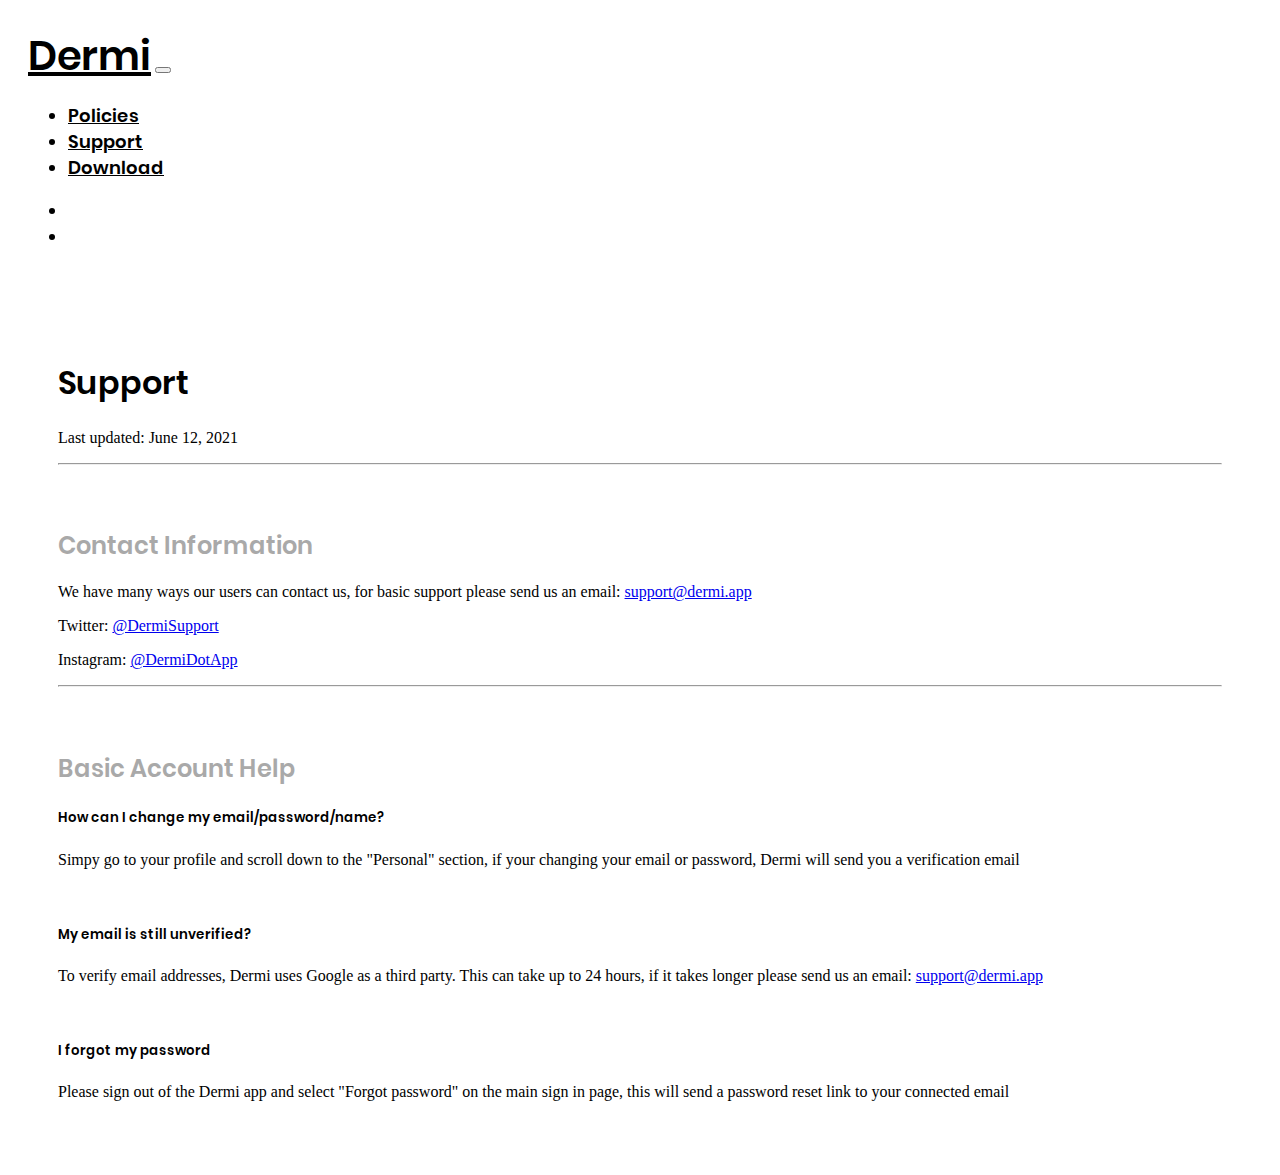
<file: support.html>
<!doctype html>
<html lang="en">
  <head>
    <!-- Required meta tags -->
    <meta charset="utf-8">
    <meta name="viewport" content="width=device-width, initial-scale=1">

       <!-- Including the bootstrap CDN -->
       <script src="https://code.jquery.com/jquery-3.3.1.slim.min.js" integrity="sha384-q8i/X+965DzO0rT7abK41JStQIAqVgRVzpbzo5smXKp4YfRvH+8abtTE1Pi6jizo" crossorigin="anonymous"></script>
       <script src="https://cdnjs.cloudflare.com/ajax/libs/popper.js/1.14.3/umd/popper.min.js" integrity="sha384-ZMP7rVo3mIykV+2+9J3UJ46jBk0WLaUAdn689aCwoqbBJiSnjAK/l8WvCWPIPm49" crossorigin="anonymous"></script>
       <link rel="stylesheet" href="https://stackpath.bootstrapcdn.com/bootstrap/4.1.3/css/bootstrap.min.css" integrity="sha384-MCw98/SFnGE8fJT3GXwEOngsV7Zt27NXFoaoApmYm81iuXoPkFOJwJ8ERdknLPMO" crossorigin="anonymous">
       <script src="https://stackpath.bootstrapcdn.com/bootstrap/4.1.3/js/bootstrap.min.js" integrity="sha384-ChfqqxuZUCnJSK3+MXmPNIyE6ZbWh2IMqE241rYiqJxyMiZ6OW/JmZQ5stwEULTy" crossorigin="anonymous"></script>
       <link rel="stylesheet" href="https://use.fontawesome.com/releases/v5.4.1/css/all.css" integrity="sha384-5sAR7xN1Nv6T6+dT2mhtzEpVJvfS3NScPQTrOxhwjIuvcA67KV2R5Jz6kr4abQsz" crossorigin="anonymous">
       

    <!-- Custom Stylesheet -->
    <link rel="stylesheet" href="style.css">

    <title>Dermi - Support</title>
  </head>
  <body>

    <nav class="navbar navbar-light navbar-expand-md bg-light justify-content-center">
        <a href="index.html" class="navbar-brand mr-0" id="brand">Dermi</a> 
        <button class="navbar-toggler ml-1" type="button" data-toggle="collapse" data-target="#collapsingNavbar2">
            <span class="navbar-toggler-icon"></span>
        </button>
        <div class="navbar-collapse collapse justify-content-between align-items-center w-100" id="collapsingNavbar2">
            <ul class="navbar-nav ml-auto" id="nav-items">
                <li class="nav-item">
                    <a class="nav-link" href="policies.html">Policies</a>
                </li>
                <li class="nav-item">
                    <a class="nav-link" href="support.html">Support</a>
                </li>
                <li class="nav-item">
                    <a class="nav-link" href="#">Download</a> 
                </li>
            </ul>
            <ul class="nav navbar-nav flex-row justify-content-center flex-nowrap">
                <li class="nav-item"><a class="nav-link" href="https://www.instagram.com/dermidotapp/"><i class="fab fa-instagram"></i></a></li>
                <li class="nav-item"><a class="nav-link" href="https://twitter.com/DermiSupport"><i class="fab fa-twitter"></i></a> </li>
            </ul>
        </div>
    </nav>

    <div style="padding: 50px;">
        <section>
            <h1 class="poppins">Support</h1>
            <p>Last updated: June 12, 2021</p>
            <hr>
            <br>
            <br>

            <h2 class="poppins" style="color: darkgray;">Contact Information</h2>
            <p>We have many ways our users can contact us, for basic support please send us an email:  <a href="mailto: support@dermi.app">support@dermi.app</href></a></p>
            <p>Twitter: <a href="https://twitter.com/DermiSupport">@DermiSupport</href></a></p>
            <p>Instagram: <a href="https://www.instagram.com/dermidotapp/">@DermiDotApp</href></a></p>
            <hr>
            <br>
            <br>

            <h2 class="poppins" style="color: darkgray;">Basic Account Help</h2>
            <h5 class="poppins">How can I change my email/password/name?</h5>
            <p>Simpy go to your profile and scroll down to the "Personal" section, if your changing your email or password, Dermi will send you a verification email</p>
            <br>

            <h5 class="poppins">My email is still unverified?</h5>
            <p>To verify email addresses, Dermi uses Google as a third party. This can take up to 24 hours, if it takes longer please send us an email: <a href="mailto: support@dermi.app">support@dermi.app</href></a></p>
            <br>

            <h5 class="poppins">I forgot my password</h5>
            <p>Please sign out of the Dermi app and select "Forgot password" on the main sign in page, this will send a password reset link to your connected email</p>
        </section>
    </div>

    <!-- Optional JavaScript; choose one of the two! -->

    <!-- Option 1: Bootstrap Bundle with Popper -->
    <script src="https://cdn.jsdelivr.net/npm/bootstrap@5.0.1/dist/js/bootstrap.bundle.min.js" integrity="sha384-gtEjrD/SeCtmISkJkNUaaKMoLD0//ElJ19smozuHV6z3Iehds+3Ulb9Bn9Plx0x4" crossorigin="anonymous"></script>

    <!-- Option 2: Separate Popper and Bootstrap JS -->
    <!--
    <script src="https://cdn.jsdelivr.net/npm/@popperjs/core@2.9.2/dist/umd/popper.min.js" integrity="sha384-IQsoLXl5PILFhosVNubq5LC7Qb9DXgDA9i+tQ8Zj3iwWAwPtgFTxbJ8NT4GN1R8p" crossorigin="anonymous"></script>
    <script src="https://cdn.jsdelivr.net/npm/bootstrap@5.0.1/dist/js/bootstrap.min.js" integrity="sha384-Atwg2Pkwv9vp0ygtn1JAojH0nYbwNJLPhwyoVbhoPwBhjQPR5VtM2+xf0Uwh9KtT" crossorigin="anonymous"></script>
    -->
  </body>
</html>
</file>
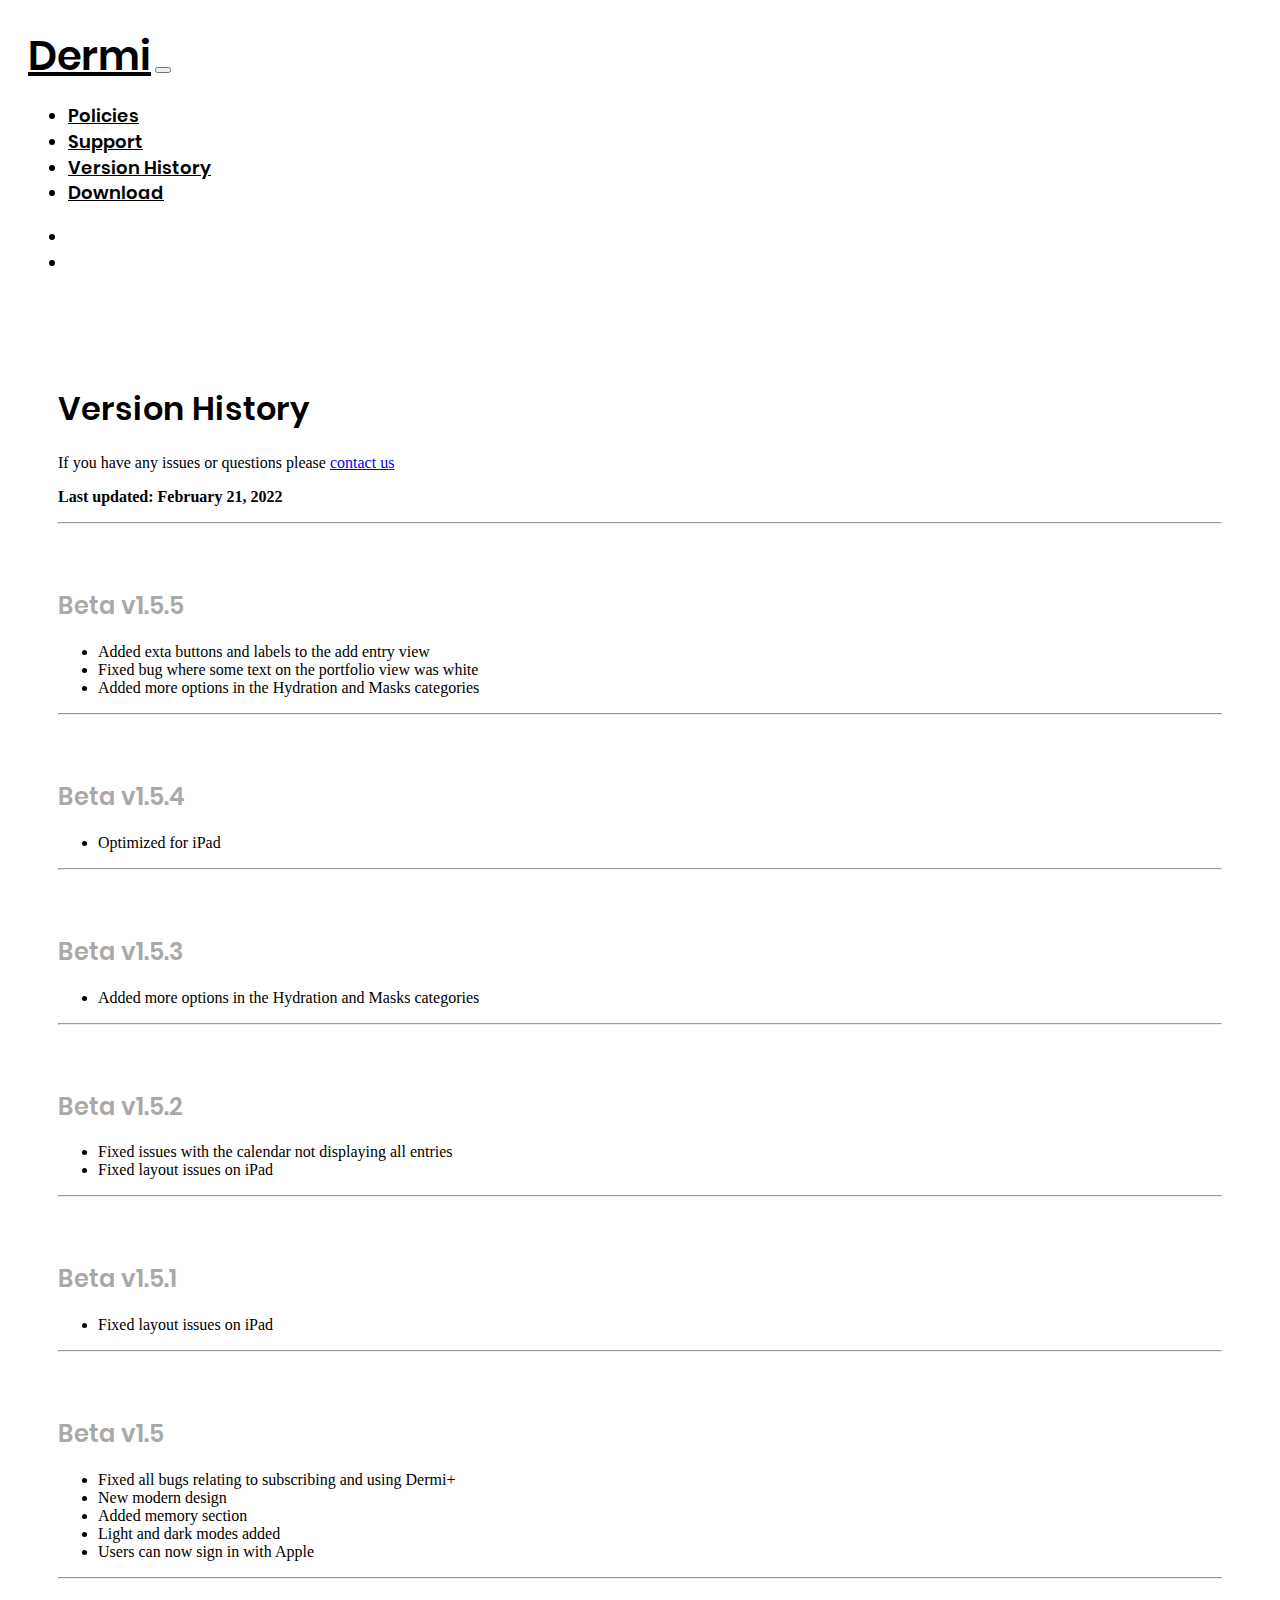
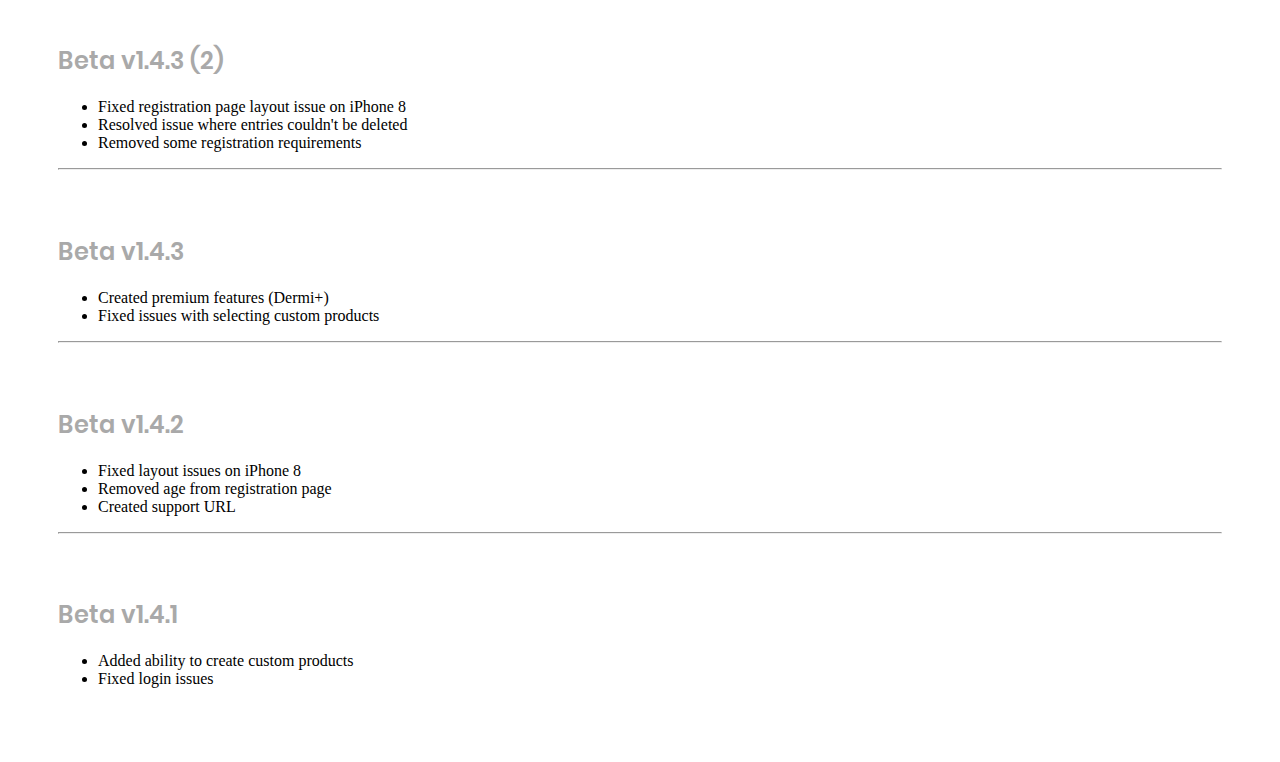
<file: version-history.html>
<!doctype html>
<html lang="en">
  <head>
    <!-- Required meta tags -->
    <meta charset="utf-8">
    <meta name="viewport" content="width=device-width, initial-scale=1">

       <!-- Including the bootstrap CDN -->
       <script src="https://code.jquery.com/jquery-3.3.1.slim.min.js" integrity="sha384-q8i/X+965DzO0rT7abK41JStQIAqVgRVzpbzo5smXKp4YfRvH+8abtTE1Pi6jizo" crossorigin="anonymous"></script>
       <script src="https://cdnjs.cloudflare.com/ajax/libs/popper.js/1.14.3/umd/popper.min.js" integrity="sha384-ZMP7rVo3mIykV+2+9J3UJ46jBk0WLaUAdn689aCwoqbBJiSnjAK/l8WvCWPIPm49" crossorigin="anonymous"></script>
       <link rel="stylesheet" href="https://stackpath.bootstrapcdn.com/bootstrap/4.1.3/css/bootstrap.min.css" integrity="sha384-MCw98/SFnGE8fJT3GXwEOngsV7Zt27NXFoaoApmYm81iuXoPkFOJwJ8ERdknLPMO" crossorigin="anonymous">
       <script src="https://stackpath.bootstrapcdn.com/bootstrap/4.1.3/js/bootstrap.min.js" integrity="sha384-ChfqqxuZUCnJSK3+MXmPNIyE6ZbWh2IMqE241rYiqJxyMiZ6OW/JmZQ5stwEULTy" crossorigin="anonymous"></script>
       <link rel="stylesheet" href="https://use.fontawesome.com/releases/v5.4.1/css/all.css" integrity="sha384-5sAR7xN1Nv6T6+dT2mhtzEpVJvfS3NScPQTrOxhwjIuvcA67KV2R5Jz6kr4abQsz" crossorigin="anonymous">
       

    <!-- Custom Stylesheet -->
    <link rel="stylesheet" href="public/css/style.css">

    <title>Dermi - Support</title>
  </head>
  <body>

    <nav class="navbar navbar-light navbar-expand-md bg-light justify-content-center">
        <a href="index.html" class="navbar-brand mr-0" id="brand">Dermi</a> 
        <button class="navbar-toggler ml-1" type="button" data-toggle="collapse" data-target="#collapsingNavbar2">
            <span class="navbar-toggler-icon"></span>
        </button>
        <div class="navbar-collapse collapse justify-content-between align-items-center w-100" id="collapsingNavbar2">
            <ul class="navbar-nav ml-auto" id="nav-items">
                <li class="nav-item">
                    <a class="nav-link" href="policies.html">Policies</a>
                </li>
                <li class="nav-item">
                    <a class="nav-link" href="support.html">Support</a>
                </li>
                <li class="nav-item">
                  <a class="nav-link" href="version-history.html">Version History</a>
              </li>
                <li class="nav-item">
                    <a class="nav-link" target="_blank" href="https://apps.apple.com/us/app/dermi-modern-skin-care-diary/id1570511480">Download</a> 
                </li>
            </ul>
            <ul class="nav navbar-nav flex-row justify-content-center flex-nowrap">
                <li class="nav-item"><a class="nav-link" target="_blank" href="https://www.instagram.com/dermidotapp/"><i class="fab fa-instagram"></i></a></li>
                <li class="nav-item"><a class="nav-link" target="_blank" href="https://twitter.com/DermiSupport"><i class="fab fa-twitter"></i></a> </li>
            </ul>
        </div>
    </nav>

    <div style="padding: 50px;">
        <section>
            <h1 class="poppins">Version History</h1>
            <p>If you have any issues or questions please <a href="support.html">contact us</a></p>
            <b><p>Last updated: February 21, 2022</p></b>
            <hr>
            <br>
            <br>
          
            <h2 class="poppins" style="color: darkgray;">Beta v1.5.5</h2>
            <ul class="list-group">
                <li class="list-group-item">Added exta buttons and labels to the add entry view</li>
                <li class="list-group-item">Fixed bug where some text on the portfolio view was white</li>
                <li class="list-group-item">Added more options in the Hydration and Masks categories</li>
            </ul>
            <hr>
            <br>
            <br>
          
            <h2 class="poppins" style="color: darkgray;">Beta v1.5.4</h2>
            <ul class="list-group">
                <li class="list-group-item">Optimized for iPad</li>
            </ul>
            <hr>
            <br>
            <br>
          
            <h2 class="poppins" style="color: darkgray;">Beta v1.5.3</h2>
            <ul class="list-group">
                <li class="list-group-item">Added more options in the Hydration and Masks categories</li>
            </ul>
            <hr>
            <br>
            <br>
          
            <h2 class="poppins" style="color: darkgray;">Beta v1.5.2</h2>
            <ul class="list-group">
                <li class="list-group-item">Fixed issues with the calendar not displaying all entries</li>
                <li class="list-group-item">Fixed layout issues on iPad</li>
            </ul>
            <hr>
            <br>
            <br>
          
            <h2 class="poppins" style="color: darkgray;">Beta v1.5.1</h2>
            <ul class="list-group">
                <li class="list-group-item">Fixed layout issues on iPad</li>
            </ul>
            <hr>
            <br>
            <br>
          
            <h2 class="poppins" style="color: darkgray;">Beta v1.5</h2>
            <ul class="list-group">
                <li class="list-group-item">Fixed all bugs relating to subscribing and using Dermi+</li>
                <li class="list-group-item">New modern design</li>
                <li class="list-group-item">Added memory section</li>
                <li class="list-group-item">Light and dark modes added</li>
                <li class="list-group-item">Users can now sign in with Apple</li>
            </ul>
            <hr>
            <br>
            <br>
          
            <h2 class="poppins" style="color: darkgray;">Beta v1.4.3 (2)</h2>
            <ul class="list-group">
                <li class="list-group-item">Fixed registration page layout issue on iPhone 8</li>
                <li class="list-group-item">Resolved issue where entries couldn't be deleted</li>
                <li class="list-group-item">Removed some registration requirements</li>
            </ul>
            <hr>
            <br>
            <br>
          
            <h2 class="poppins" style="color: darkgray;">Beta v1.4.3</h2>
            <ul class="list-group">
                <li class="list-group-item">Created premium features (Dermi+)</li>
                <li class="list-group-item">Fixed issues with selecting custom products</li>
            </ul>
            <hr>
            <br>
            <br>

            <h2 class="poppins" style="color: darkgray;">Beta v1.4.2</h2>
            <ul class="list-group">
                <li class="list-group-item">Fixed layout issues on iPhone 8</li>
                <li class="list-group-item">Removed age from registration page</li>
                <li class="list-group-item">Created support URL</li>
            </ul>
            <hr>
            <br>
            <br>

            <h2 class="poppins" style="color: darkgray;">Beta v1.4.1</h2>
            <ul class="list-group">
                <li class="list-group-item">Added ability to create custom products</li>
                <li class="list-group-item">Fixed login issues</li>
            </ul>
        </section>
    </div>

    <!-- Optional JavaScript; choose one of the two! -->

    <!-- Option 1: Bootstrap Bundle with Popper -->
    <script src="https://cdn.jsdelivr.net/npm/bootstrap@5.0.1/dist/js/bootstrap.bundle.min.js" integrity="sha384-gtEjrD/SeCtmISkJkNUaaKMoLD0//ElJ19smozuHV6z3Iehds+3Ulb9Bn9Plx0x4" crossorigin="anonymous"></script>

    <!-- Option 2: Separate Popper and Bootstrap JS -->
    <!--
    <script src="https://cdn.jsdelivr.net/npm/@popperjs/core@2.9.2/dist/umd/popper.min.js" integrity="sha384-IQsoLXl5PILFhosVNubq5LC7Qb9DXgDA9i+tQ8Zj3iwWAwPtgFTxbJ8NT4GN1R8p" crossorigin="anonymous"></script>
    <script src="https://cdn.jsdelivr.net/npm/bootstrap@5.0.1/dist/js/bootstrap.min.js" integrity="sha384-Atwg2Pkwv9vp0ygtn1JAojH0nYbwNJLPhwyoVbhoPwBhjQPR5VtM2+xf0Uwh9KtT" crossorigin="anonymous"></script>
    -->
  </body>
</html>
</file>
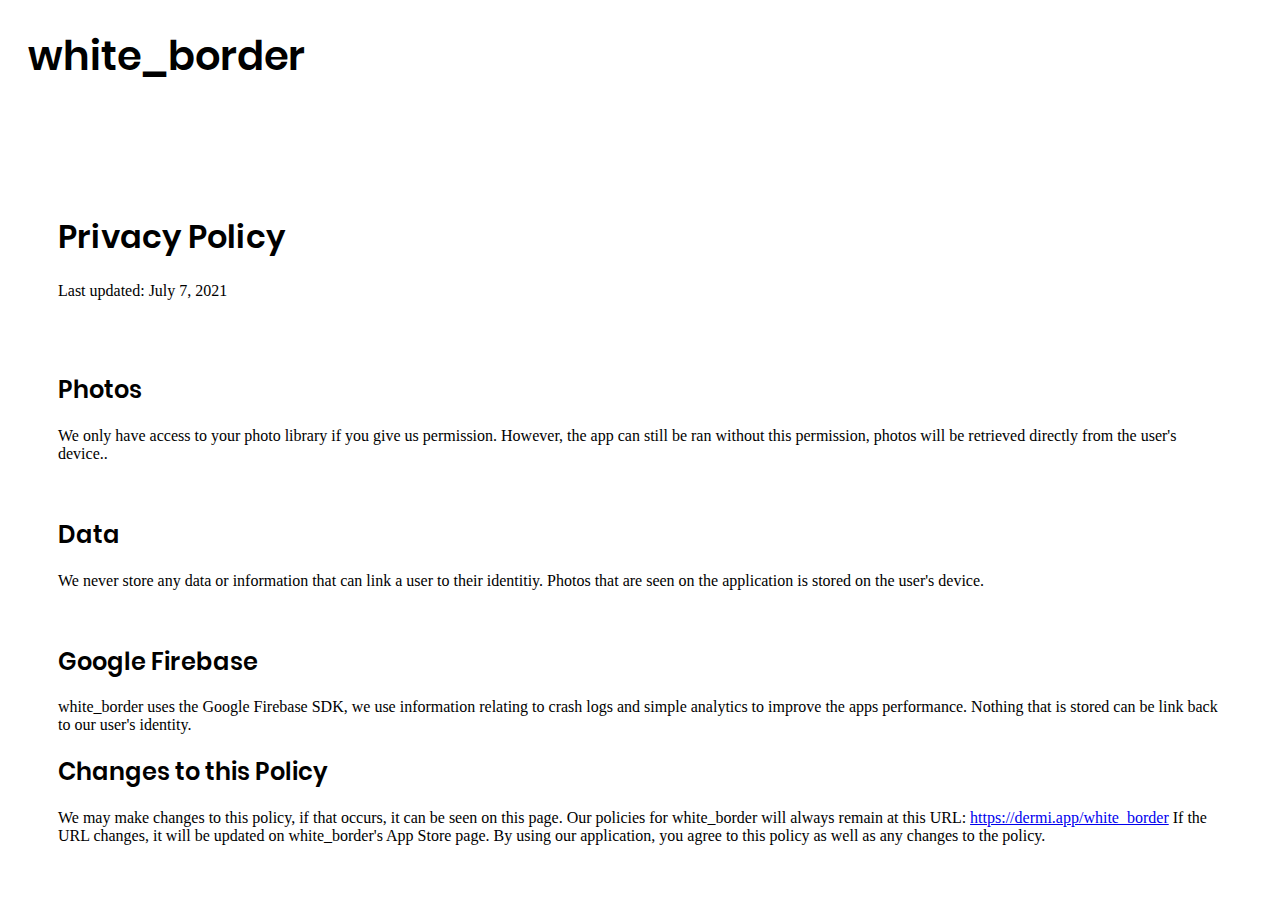
<file: white_border.html>
<!doctype html>
<html lang="en">
  <head>
    <!-- Required meta tags -->
    <meta charset="utf-8">
    <meta name="viewport" content="width=device-width, initial-scale=1">

       <!-- Including the bootstrap CDN -->
       <script src="https://code.jquery.com/jquery-3.3.1.slim.min.js" integrity="sha384-q8i/X+965DzO0rT7abK41JStQIAqVgRVzpbzo5smXKp4YfRvH+8abtTE1Pi6jizo" crossorigin="anonymous"></script>
       <script src="https://cdnjs.cloudflare.com/ajax/libs/popper.js/1.14.3/umd/popper.min.js" integrity="sha384-ZMP7rVo3mIykV+2+9J3UJ46jBk0WLaUAdn689aCwoqbBJiSnjAK/l8WvCWPIPm49" crossorigin="anonymous"></script>
       <link rel="stylesheet" href="https://stackpath.bootstrapcdn.com/bootstrap/4.1.3/css/bootstrap.min.css" integrity="sha384-MCw98/SFnGE8fJT3GXwEOngsV7Zt27NXFoaoApmYm81iuXoPkFOJwJ8ERdknLPMO" crossorigin="anonymous">
       <script src="https://stackpath.bootstrapcdn.com/bootstrap/4.1.3/js/bootstrap.min.js" integrity="sha384-ChfqqxuZUCnJSK3+MXmPNIyE6ZbWh2IMqE241rYiqJxyMiZ6OW/JmZQ5stwEULTy" crossorigin="anonymous"></script>
       <link rel="stylesheet" href="https://use.fontawesome.com/releases/v5.4.1/css/all.css" integrity="sha384-5sAR7xN1Nv6T6+dT2mhtzEpVJvfS3NScPQTrOxhwjIuvcA67KV2R5Jz6kr4abQsz" crossorigin="anonymous">
       

    <!-- Custom Stylesheet -->
    <link rel="stylesheet" href="style.css">

    <title>Dermi - Home</title>
  </head>
  <body>

    <nav class="navbar navbar-light navbar-expand-md bg-light justify-content-center">
        <a class="navbar-brand mr-0" id="brand">white_border</a> 
    </nav>

    <br>
    <br>
    <div style="padding: 50px;">
        <section>
            <h1>Privacy Policy</h1>
            <p>Last updated: July 7, 2021</p>

            <br>
            <br>
            <h2>Photos</h2>
            <p>We only have access to your photo library if you give us permission. However, the app can still be ran without this permission, photos will be retrieved directly from the user's device..</p>

            <br>
            <h2>Data</h2>
            <p>We never store any data or information that can link a user to their identitiy. Photos that are seen on the application is stored on the user's device.</p>

            <br>
            <h2>Google Firebase</h2>
            <p>white_border uses the Google Firebase SDK, we use information relating to crash logs and simple analytics to improve the apps performance. Nothing that is stored can be link back to our user's identity.

            <br>
            <h2>Changes to this Policy</h2>
            <p>We may make changes to this policy, if that occurs, it can be seen on this page. Our policies for white_border will always remain at this URL: <a href="https://dermi.app/white_border" target="_blank" rel="noopener noreferrer">https://dermi.app/white_border</a>
            If the URL changes, it will be updated on white_border's App Store page. By using our application, you agree to this policy as well as any changes to the policy.</p>
            </p>
        </section>
    </div>

    <!-- Option 1: Bootstrap Bundle with Popper -->
    <script src="https://cdn.jsdelivr.net/npm/bootstrap@5.0.1/dist/js/bootstrap.bundle.min.js" integrity="sha384-gtEjrD/SeCtmISkJkNUaaKMoLD0//ElJ19smozuHV6z3Iehds+3Ulb9Bn9Plx0x4" crossorigin="anonymous"></script>

    <!-- Option 2: Separate Popper and Bootstrap JS -->
    <!--
    <script src="https://cdn.jsdelivr.net/npm/@popperjs/core@2.9.2/dist/umd/popper.min.js" integrity="sha384-IQsoLXl5PILFhosVNubq5LC7Qb9DXgDA9i+tQ8Zj3iwWAwPtgFTxbJ8NT4GN1R8p" crossorigin="anonymous"></script>
    <script src="https://cdn.jsdelivr.net/npm/bootstrap@5.0.1/dist/js/bootstrap.min.js" integrity="sha384-Atwg2Pkwv9vp0ygtn1JAojH0nYbwNJLPhwyoVbhoPwBhjQPR5VtM2+xf0Uwh9KtT" crossorigin="anonymous"></script>
    -->
  <script data-ad-client="ca-pub-7585653265358782" async src="https://pagead2.googlesyndication.com/pagead/js/adsbygoogle.js"></script>
  </body>
</html>
</file>
<file: public/css/style.css>
.navbar {
    background: none;
    position: top;
    margin-bottom: 0;
    border: 0;
    font-size: 18px;
    line-height: 1.42857143;
    border-radius: 0;
    padding: 20px;
    font-family: Poppins-SemiBold;
  }

  .navbar-brand {
      font-size: 40px;
  }
  
  .navbar li a,
  .navbar .navbar-brand {
    color: #000000 !important;
  }
  
  .navbar-nav li a:hover,
  .navbar-nav li.active a {
    color: #49CCAE !important;
  }
  
  .navbar-default .navbar-toggle {
    border-color: transparent;
    color: #fff;
  }

  .center {
    text-align: center;
  }

  .backgroundImg {
    position: relative;
    width: 1073px;
    height: 809px;
  }

  .mainDiv {
    top: 10px;
    position: relative;
  }

  .regularHeader {
    position: absolute;
    top: 250px;
    left: 50px;
    font-family: Poppins-SemiBold;
    font-size: 70px;
    color: black;
  }

  .regularSubHeader {
    position: absolute;
    top: 250px;
    left: 50px;
    font-family: Poppins-SemiBold;
    font-size: 30px;
    color: black;
  }

  .mainHeader {
    position: absolute;
    top: 250px;
    left: 250px;
    font-family: Poppins-SemiBold;
    font-size: 70px;
    color: white;
  }

  .subHeader {
    position: absolute;
    top: 340px;
    left: 250px;
    font-family: Poppins-SemiBold;
    font-size: 18px;
    color: white;
  }

  .downloadImg {
    position: absolute;
    top: 400px;
    left: 310px;
    width: 146px;
    height: 56px;
  }

  .warning {
    left: 20px;
    font-family: Poppins-SemiBold;
    font-size: 12px;
    color: black;
  }

  .screenshot {
    position: absolute;
    top: 50px;
    left: 700px;
    width: 415px;
    height: 773px;
  }

  .poppins {
    font-family: Poppins-SemiBold;
  }

  h1 {
    font-family: Poppins-SemiBold;
  }

  h2 {
    font-family: Poppins-SemiBold;
  }

  h3 {
    font-family: Poppins-SemiBold;
  }

  @media only screen and (max-width: 700px) {
    .backgroundImg {
      width: 715px;
      height: 539px;
    }

    .mainHeader {
      top: 250px;
      left: 50px;
    }

    .subHeader {
      top: 340px;
      left: 60px;
    }

    .downloadImg {
      left: 40px;
    }

    .screenshot {
      top: 80px;
      left: 450px;
      width: 229px;
      height: 426px;
    }
  }

  @media only screen and (max-width: 600px) {
    .backgroundImg {
      width: 515px;
      height: 339px;
    }

    .mainHeader {
      top: 70px;
      left: 120px;
      font-size: 60px;
    }

    .subHeader {
      top: 150px;
      left: 70px;
      font-size: 15px;
    }

    .downloadImg {
      left: 40px;
    }

    .screenshot {
      top: 50px;
      left: 370px;
      width: 139px;
      height: 258px;
    }
  }

  @media only screen and (max-width: 400px) {
    .backgroundImg {
      width: 315px;
      height: 139px;
    }

    .mainHeader {
      top: 70px;
      left: 120px;
      font-size: 50px;
    }

    .subHeader {
      top: 150px;
      left: 70px;
      font-size: 10px;
    }

    .downloadImg {
      left: 40px;
    }

    .screenshot {
      top: 50px;
      left: 370px;
      width: 139px;
      height: 258px;
    }
  }


  @media only screen and (min-width: 1500px) {

    .mainHeader {
      top: 250px;
      left: 500px;
    }

    .subHeader {
      top: 340px;
      left: 510px;
    }

    .downloadImg {
      left: 490px;
    }

    .screenshot {
      top: 80px;
      left: 950px;
      width: 415px;
      height: 773px;
    }
  }

  @font-face {
    font-family: Poppins-SemiBold;
    src: url(../fonts/Poppins-SemiBold.ttf);
  }
</file>
<file: style.css>
.navbar {
    background: none;
    position: top;
    margin-bottom: 0;
    border: 0;
    font-size: 18px;
    line-height: 1.42857143;
    border-radius: 0;
    padding: 20px;
    font-family: Poppins-SemiBold;
  }

  .navbar-brand {
      font-size: 40px;
  }
  
  .navbar li a,
  .navbar .navbar-brand {
    color: #000000 !important;
  }
  
  .navbar-nav li a:hover,
  .navbar-nav li.active a {
    color: #49CCAE !important;
  }
  
  .navbar-default .navbar-toggle {
    border-color: transparent;
    color: #fff;
  }

  .center {
    text-align: center;
  }

  .backgroundImg {
    position: relative;
    width: 1073px;
    height: 809px;
  }

  .mainDiv {
    top: 10px;
    position: relative;
  }

  .regularHeader {
    position: absolute;
    top: 250px;
    left: 50px;
    font-family: Poppins-SemiBold;
    font-size: 70px;
    color: black;
  }

  .regularSubHeader {
    position: absolute;
    top: 250px;
    left: 50px;
    font-family: Poppins-SemiBold;
    font-size: 30px;
    color: black;
  }

  .mainHeader {
    position: absolute;
    top: 250px;
    left: 250px;
    font-family: Poppins-SemiBold;
    font-size: 70px;
    color: white;
  }

  .subHeader {
    position: absolute;
    top: 340px;
    left: 315px;
    font-family: Poppins-SemiBold;
    font-size: 18px;
    color: white;
  }

  .downloadImg {
    position: absolute;
    top: 400px;
    left: 310px;
    width: 146px;
    height: 56px;
  }

  .warning {
    left: 20px;
    font-family: Poppins-SemiBold;
    font-size: 12px;
    color: black;
  }

  .screenshot {
    position: absolute;
    top: 50px;
    left: 700px;
    width: 415px;
    height: 773px;
  }

  .poppins {
    font-family: Poppins-SemiBold;
  }

  h1 {
    font-family: Poppins-SemiBold;
  }

  h2 {
    font-family: Poppins-SemiBold;
  }

  h3 {
    font-family: Poppins-SemiBold;
  }

  @media only screen and (max-width: 700px) {
    .backgroundImg {
      width: 715px;
      height: 539px;
    }

    .mainHeader {
      top: 250px;
      left: 50px;
    }

    .subHeader {
      top: 340px;
      left: 60px;
    }

    .downloadImg {
      left: 40px;
    }

    .screenshot {
      top: 80px;
      left: 450px;
      width: 229px;
      height: 426px;
    }
  }

  @media only screen and (max-width: 600px) {
    .backgroundImg {
      width: 515px;
      height: 339px;
    }

    .mainHeader {
      top: 70px;
      left: 120px;
      font-size: 60px;
    }

    .subHeader {
      top: 150px;
      left: 70px;
      font-size: 15px;
    }

    .downloadImg {
      left: 40px;
    }

    .screenshot {
      top: 50px;
      left: 370px;
      width: 139px;
      height: 258px;
    }
  }

  @media only screen and (max-width: 400px) {
    .backgroundImg {
      width: 315px;
      height: 139px;
    }

    .mainHeader {
      top: 70px;
      left: 120px;
      font-size: 50px;
    }

    .subHeader {
      top: 150px;
      left: 70px;
      font-size: 10px;
    }

    .downloadImg {
      left: 40px;
    }

    .screenshot {
      top: 50px;
      left: 370px;
      width: 139px;
      height: 258px;
    }
  }


  @media only screen and (min-width: 1500px) {

    .mainHeader {
      top: 250px;
      left: 500px;
    }

    .subHeader {
      top: 340px;
      left: 510px;
    }

    .downloadImg {
      left: 490px;
    }

    .screenshot {
      top: 80px;
      left: 950px;
      width: 415px;
      height: 773px;
    }
  }

  @font-face {
    font-family: Poppins-SemiBold;
    src: url(Poppins-SemiBold.ttf);
  }
</file>
